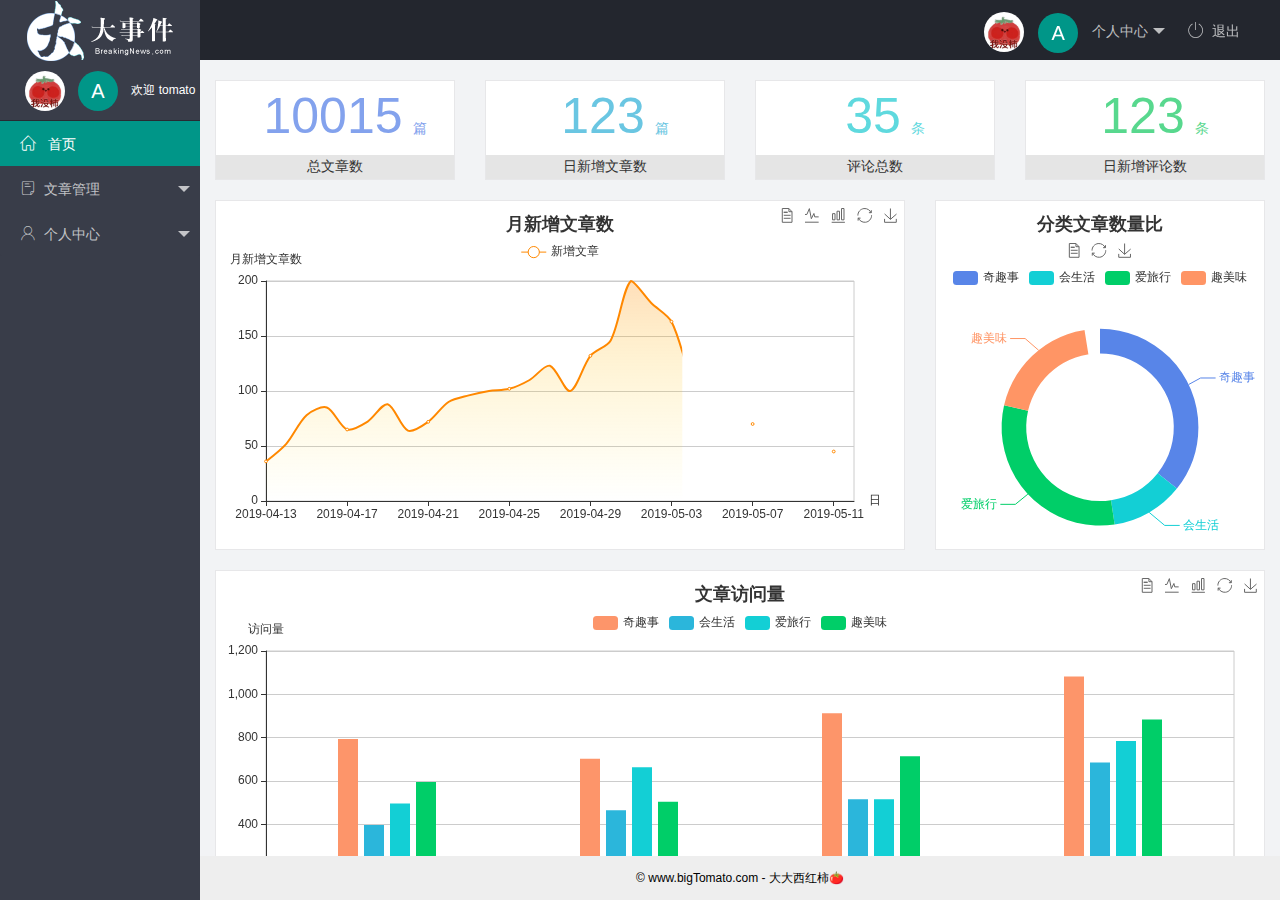
<file: index.html>
<!DOCTYPE html>
<html lang="en">

<head>
  <meta charset="UTF-8">
  <meta http-equiv="X-UA-Compatible" content="IE=edge">
  <meta name="viewport" content="width=device-width, initial-scale=1.0">
  <title>Document</title>
  <!-- 导入 layui 的样式表 -->
  <link rel="stylesheet" href="/assets/lib/layui/css/layui.css" />
  <!-- 导入第三方图标库 -->
  <link rel="stylesheet" href="/assets/fonts/iconfont.css" />
  <!-- 导入自己的样式表 -->
  <link rel="stylesheet" href="/assets/css/index.css" />
</head>

<body>
  <div class="layui-layout layui-layout-admin">
    <div class="layui-header">
      <div class="layui-logo layui-hide-xs layui-bg-black">
        <img src="/assets/images/logo.png" alt="">
      </div>
      <!-- 头部区域（可配合layui 已有的水平导航） -->

      <ul class="layui-nav layui-layout-right">
        <li class="layui-nav-item">
          <a href="javascript:;">
            <img src="/assets/images/tomato.jpg" class="layui-nav-img">
            <span class="text-avatar">A</span>
            个人中心
          </a>
          <dl class="layui-nav-child">
            <dd><a href="user/u_info.html" target="fm">基本资料</a></dd>
            <dd><a href="user/u_avater.html" target="fm">更换头像</a></dd>
            <dd><a href="user/u_pwd.html" target="fm">重置密码</a></dd>
          </dl>
        </li>
        <li class="layui-nav-item">
          <a href="javascript:;" id="btnLogout">
            <i class="iconfont icon-tuichu"></i>退出
          </a>
        </li>
      </ul>
    </div>

    <div class="layui-side layui-bg-black">
      <div class="layui-side-scroll">
        <div class="userinfo">
          <img src="/assets/images/tomato.jpg" class="layui-nav-img" />
          <span class="text-avatar">A</span>
          <span id="welcome">欢迎 tomato</span>
        </div>
        <!-- 左侧导航区域（可配合layui已有的垂直导航） -->
        <ul class="layui-nav layui-nav-tree" lay-shrink="all">

          <li class="layui-nav-item layui-this">
            <a class="" href="/home/dashboard.html" target="fm"><i class="iconfont icon-home"></i> 首页</a>
          </li>>
          <li class="layui-nav-item">
            <a class="" href="javascript:;"><i class="iconfont icon-16"></i>文章管理</a>
            <dl class="layui-nav-child">
              <dd><a href="/article/art_cate.html" target="fm"><i class="layui-icon layui-icon-app"></i>文章类别</a></dd>
              <dd><a href="/article/art_list.html" target="fm"><i class="layui-icon layui-icon-app"></i>文章列表</a></dd>
              <dd><a href="/article/art_pub.html" target="fm"><i class="layui-icon layui-icon-app"></i>发布文章</a></dd>

            </dl>
          </li>
          <li class="layui-nav-item">
            <a class="" href="javascript:;"><i class="iconfont icon-user"></i>个人中心</a>
            <dl class="layui-nav-child">
              <dd><a href="user/u_info.html" target="fm"><i class="layui-icon layui-icon-app"></i>基本资料</a></dd>
              <dd><a href="user/u_avater.html" target="fm"><i class="layui-icon layui-icon-app"></i>更换头像</a></dd>
              <dd><a href="user/u_pwd.html" target="fm"><i class="layui-icon layui-icon-app"></i>重置密码</a></dd>

            </dl>
          </li>

        </ul>
      </div>
    </div>

    <div class="layui-body">
      <!-- 内容主体区域 -->
      <iframe src="/home/dashboard.html" name="fm" frameborder="0"></iframe>
    </div>

    <div class="layui-footer">
      <!-- 底部固定区域 -->
      © www.bigTomato.com - 大大西红柿🍅
    </div>
  </div>
  <script src="/assets/lib/layui/layui.all.js"></script>
  <script src="/assets/lib/jquery.js"></script>
  <script src="/assets/js/baseAPI.js"></script>
  <script src="/assets/js/index.js"></script>
</body>

</html>
</file>
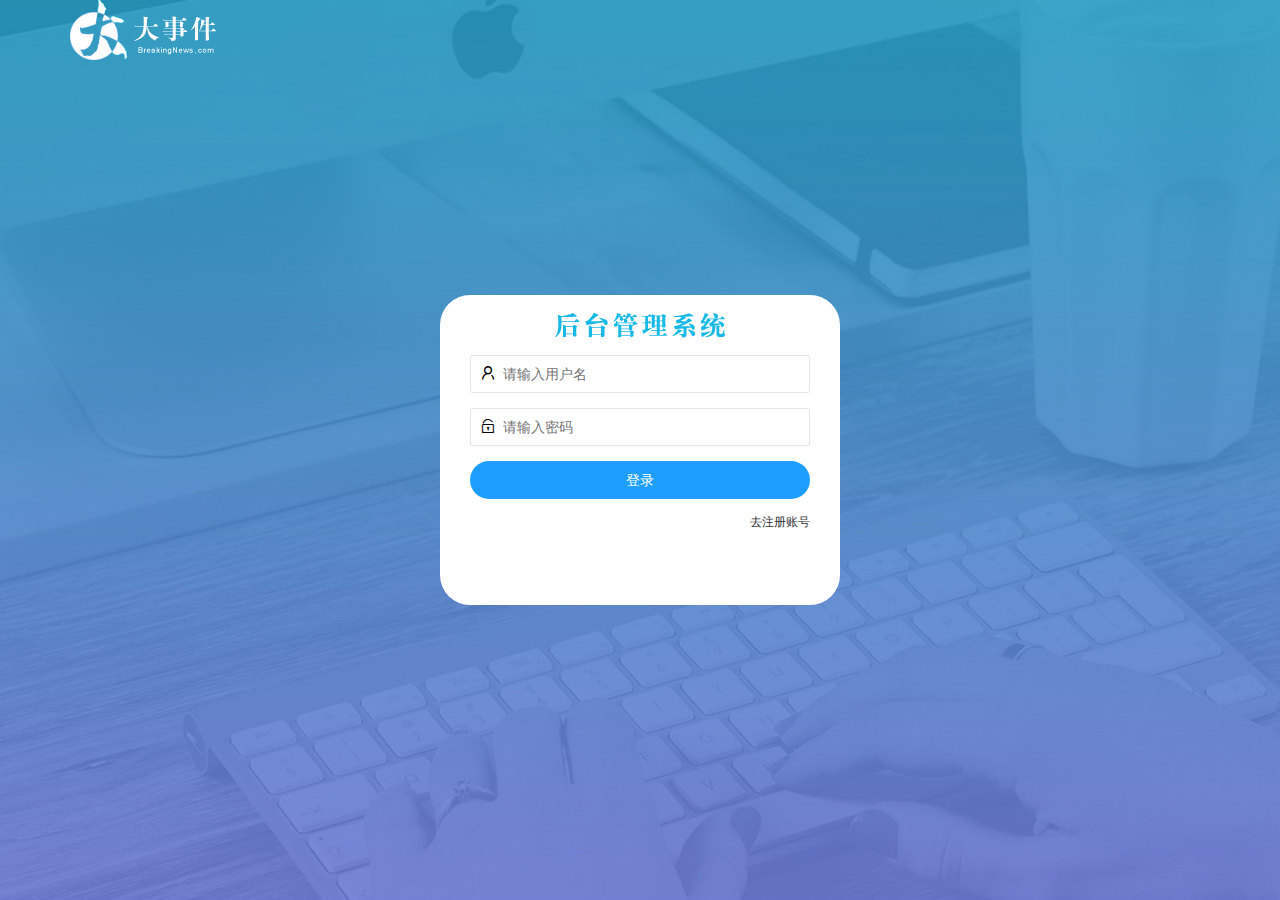
<file: login.html>
<!DOCTYPE html>
<html lang="en">

<head>
  <meta charset="UTF-8">
  <meta http-equiv="X-UA-Compatible" content="IE=edge">
  <meta name="viewport" content="width=device-width, initial-scale=1.0">
  <title>Document</title>
  <!-- 导入 LayUI 的样式 -->
  <link rel="stylesheet" href="/assets/lib/layui/css/layui.css" />
  <!-- 导入自己的样式表 -->
  <link rel="stylesheet" href="/assets/css/login.css" />
</head>

<body>
  <!-- 头部的 Logo 区域 -->
  <div class="layui-main">
    <img src="/assets/images/logo.png" alt="" />
  </div>

  <!-- 登录注册区域 -->
  <div class="loginAndRegBox">
    <div class="title-box"></div>
    <!-- 登录的div -->
    <div class="login-box">
      <!-- 登录的表单 -->
      <form class="layui-form" id="form_login">
        <!-- 用户名 -->
        <div class="layui-form-item">
          <i class="layui-icon layui-icon-username"></i>
          <input type="text" name="username" required lay-verify="required" placeholder="请输入用户名" autocomplete="off"
            class="layui-input" />
        </div>
        <!-- 密码 -->
        <div class="layui-form-item">
          <i class="layui-icon layui-icon-password"></i>
          <input type="password" name="password" required lay-verify="required|pwd" placeholder="请输入密码"
            autocomplete="off" class="layui-input" />
        </div>
        <!-- 登录按钮 -->
        <div class="layui-form-item">
          <!-- 注意：表单提交按钮和普通按钮的区别，就是 lay-submit 属性 -->
          <button class="layui-btn layui-btn-fluid layui-btn-radius layui-btn-normal" lay-submit>登录</button>
        </div>
        <div class="layui-form-item links">
          <a href="javascript:;" id="link_reg">去注册账号</a>
        </div>
      </form>
    </div>
    <!-- 注册的div -->
    <div class="reg-box">
      <!-- 注册的表单 -->
      <form class="layui-form" id="form_reg">
        <!-- 用户名 -->
        <div class="layui-form-item">
          <i class="layui-icon layui-icon-username"></i>
          <input type="text" name="username" required lay-verify="required" placeholder="请输入用户名" autocomplete="off"
            class="layui-input" />
        </div>
        <!-- 密码 -->
        <div class="layui-form-item">
          <i class="layui-icon layui-icon-password"></i>
          <input type="password" name="password" required lay-verify="required|pwd" placeholder="请输入密码"
            autocomplete="off" class="layui-input" />
        </div>
        <!-- 密码确认框 -->
        <div class="layui-form-item">
          <i class="layui-icon layui-icon-password"></i>
          <input type="password" name="repassword" required lay-verify="required|pwd|repwd" placeholder="再次确认密码"
            autocomplete="off" class="layui-input" />
        </div>
        <!-- 注册按钮 -->
        <div class="layui-form-item">
          <!-- 注意：表单提交按钮和普通按钮的区别，就是 lay-submit 属性 -->
          <button class="layui-btn layui-btn-fluid layui-btn-radius layui-btn-normal" lay-submit>注册</button>
        </div>
        <div class="layui-form-item links">
          <a href="javascript:;" id="link_login">去登录</a>
        </div>
      </form>
    </div>
  </div>

  <!-- 导入 Layui 的JS文件 -->
  <script src="/assets/lib/layui/layui.all.js"></script>
  <!-- 导入 JQuery -->
  <script src="/assets/lib/jquery.js"></script>
  <!-- 导入自己封装的 baseAPI.js -->
  <script src="/assets/js/baseAPI.js"></script>
  <!-- 导入自己的 JavaScript 脚本 -->
  <script src="/assets/js/login.js"></script>
</body>

</html>
</file>
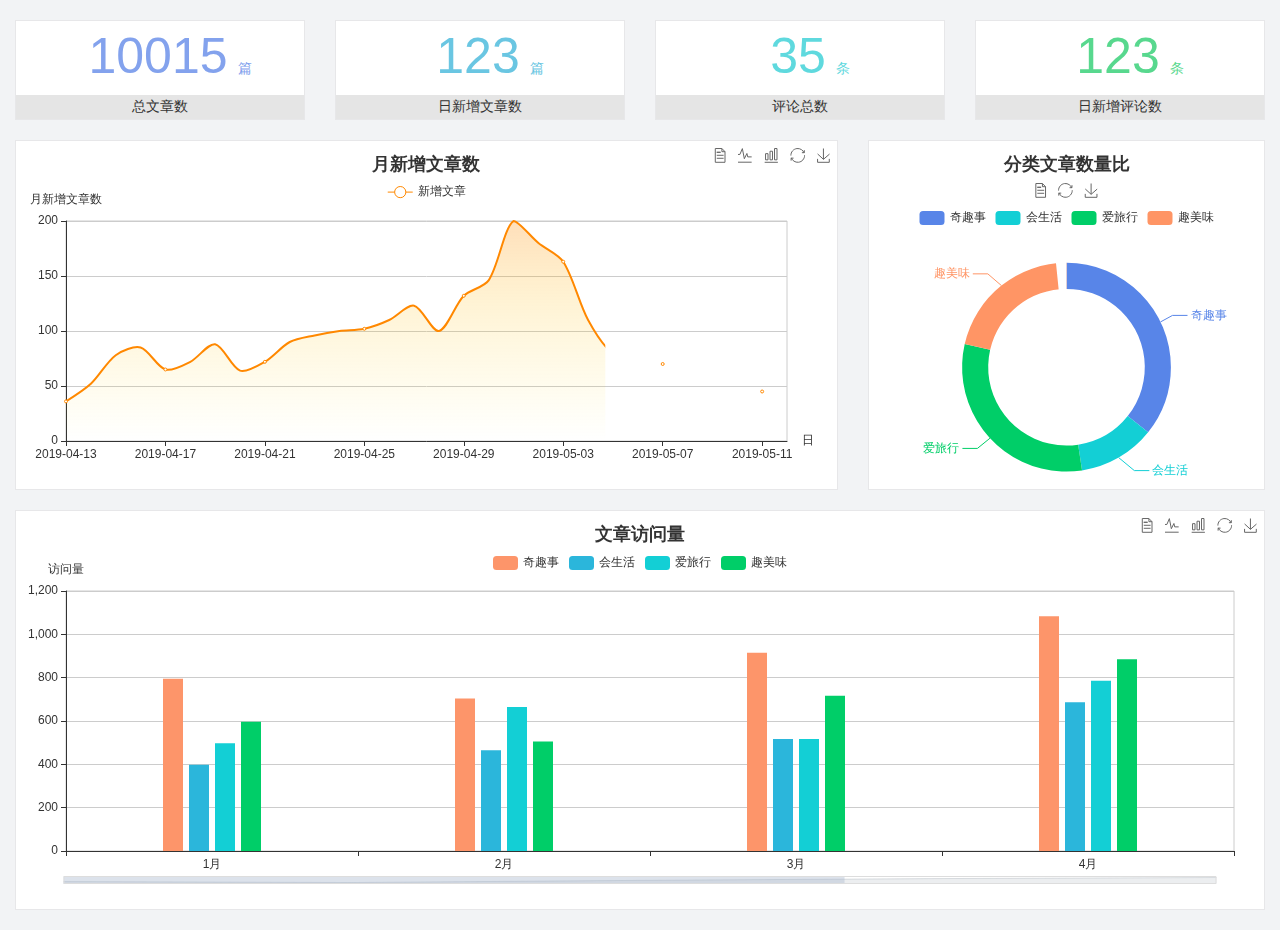
<file: home/dashboard.html>
<!DOCTYPE html>
<html lang="en">

<head>
  <meta charset="UTF-8">
  <meta name="viewport" content="width=device-width, initial-scale=1.0">
  <meta http-equiv="X-UA-Compatible" content="ie=edge">
  <title>图表统计</title>
  <link rel="stylesheet" href="../../assets/lib/bootstrap.css" />
  <link rel="stylesheet" href="../../assets/lib/main.css" />
  <script src="../../assets/lib/jquery.js"></script>
  <script type="text/javascript" src="../../assets/lib/echarts.min.js"></script>
</head>

<body>
  <div class="container-fluid">
    <div class="row spannel_list">
      <div class="col-sm-3 col-xs-6">
        <div class="spannel">
          <em>10015</em><span>篇</span>
          <b>总文章数</b>
        </div>
      </div>
      <div class="col-sm-3 col-xs-6">
        <div class="spannel scolor01">
          <em>123</em><span>篇</span>
          <b>日新增文章数</b>
        </div>
      </div>
      <div class="col-sm-3 col-xs-6">
        <div class="spannel scolor02">
          <em>35</em><span>条</span>
          <b>评论总数</b>
        </div>
      </div>
      <div class="col-sm-3 col-xs-6">
        <div class="spannel scolor03">
          <em>123</em><span>条</span>
          <b>日新增评论数</b>
        </div>
      </div>
    </div>
  </div>

  <div class="container-fluid">
    <div class="row curve-pie">
      <div class="col-lg-8 col-md-8">
        <div class="gragh_pannel" id="curve_show"></div>
      </div>
      <div class="col-lg-4 col-md-4">
        <div class="gragh_pannel" id="pie_show"></div>
      </div>
    </div>
  </div>

  <div class="container-fluid">
    <div class="column_pannel" id="column_show"></div>
  </div>

  <script>
    var oChart = echarts.init(document.getElementById('curve_show'));
    var aList_all = [
      { 'count': 36, 'date': '2019-04-13' },
      { 'count': 52, 'date': '2019-04-14' },
      { 'count': 78, 'date': '2019-04-15' },
      { 'count': 85, 'date': '2019-04-16' },
      { 'count': 65, 'date': '2019-04-17' },
      { 'count': 72, 'date': '2019-04-18' },
      { 'count': 88, 'date': '2019-04-19' },
      { 'count': 64, 'date': '2019-04-20' },
      { 'count': 72, 'date': '2019-04-21' },
      { 'count': 90, 'date': '2019-04-22' },
      { 'count': 96, 'date': '2019-04-23' },
      { 'count': 100, 'date': '2019-04-24' },
      { 'count': 102, 'date': '2019-04-25' },
      { 'count': 110, 'date': '2019-04-26' },
      { 'count': 123, 'date': '2019-04-27' },
      { 'count': 100, 'date': '2019-04-28' },
      { 'count': 132, 'date': '2019-04-29' },
      { 'count': 146, 'date': '2019-04-30' },
      { 'count': 200, 'date': '2019-05-01' },
      { 'count': 180, 'date': '2019-05-02' },
      { 'count': 163, 'date': '2019-05-03' },
      { 'count': 110, 'date': '2019-05-04' },
      { 'count': 80, 'date': '2019-05-05' },
      { 'count': 82, 'date': '2019-05-06' },
      { 'count': 70, 'date': '2019-05-07' },
      { 'count': 65, 'date': '2019-05-08' },
      { 'count': 54, 'date': '2019-05-09' },
      { 'count': 40, 'date': '2019-05-10' },
      { 'count': 45, 'date': '2019-05-11' },
      { 'count': 38, 'date': '2019-05-12' },
    ];

    let aCount = [];
    let aDate = [];

    for (var i = 0; i < aList_all.length; i++) {
      aCount.push(aList_all[i].count);
      aDate.push(aList_all[i].date);
    }

    var chartopt = {
      title: {
        text: '月新增文章数',
        left: 'center',
        top: '10'
      },
      tooltip: {
        trigger: 'axis'
      },
      legend: {
        data: ['新增文章'],
        top: '40'
      },
      toolbox: {
        show: true,
        feature: {
          mark: { show: true },
          dataView: { show: true, readOnly: false },
          magicType: { show: true, type: ['line', 'bar'] },
          restore: { show: true },
          saveAsImage: { show: true }
        }
      },
      calculable: true,
      xAxis: [
        {
          name: '日',
          type: 'category',
          boundaryGap: false,
          data: aDate
        }
      ],
      yAxis: [
        {
          name: '月新增文章数',
          type: 'value'
        }
      ],
      series: [
        {
          name: '新增文章',
          type: 'line',
          smooth: true,
          itemStyle: { normal: { areaStyle: { type: 'default' }, color: '#f80' }, lineStyle: { color: '#f80' } },
          data: aCount
        }],
      areaStyle: {
        normal: {
          color: new echarts.graphic.LinearGradient(0, 0, 0, 1, [{
            offset: 0,
            color: 'rgba(255,136,0,0.39)'
          }, {
            offset: .34,
            color: 'rgba(255,180,0,0.25)'
          }, {
            offset: 1,
            color: 'rgba(255,222,0,0.00)'
          }])

        }
      },
      grid: {
        show: true,
        x: 50,
        x2: 50,
        y: 80,
        height: 220
      }
    };

    oChart.setOption(chartopt);


    var oPie = echarts.init(document.getElementById('pie_show'));
    var oPieopt =
    {
      title: {
        top: 10,
        text: '分类文章数量比',
        x: 'center'
      },
      tooltip: {
        trigger: 'item',
        formatter: "{a} <br/>{b} : {c} ({d}%)"
      },
      color: ['#5885e8', '#13cfd5', '#00ce68', '#ff9565'],
      legend: {
        x: 'center',
        top: 65,
        data: ['奇趣事', '会生活', '爱旅行', '趣美味']
      },
      toolbox: {
        show: true,
        x: 'center',
        top: 35,
        feature: {
          mark: { show: true },
          dataView: { show: true, readOnly: false },
          magicType: {
            show: true,
            type: ['pie', 'funnel'],
            option: {
              funnel: {
                x: '25%',
                width: '50%',
                funnelAlign: 'left',
                max: 1548
              }
            }
          },
          restore: { show: true },
          saveAsImage: { show: true }
        }
      },
      calculable: true,
      series: [
        {
          name: '访问来源',
          type: 'pie',
          radius: ['45%', '60%'],
          center: ['50%', '65%'],
          data: [
            { value: 300, name: '奇趣事' },
            { value: 100, name: '会生活' },
            { value: 260, name: '爱旅行' },
            { value: 180, name: '趣美味' }
          ]
        }
      ]
    };
    oPie.setOption(oPieopt);



    var oColumn = this.echarts.init(document.getElementById('column_show'));
    var oColumnopt =
    {
      title: {
        text: '文章访问量',
        left: 'center',
        top: '10'
      },
      tooltip: {
        trigger: 'axis'
      },
      legend: {
        data: ['奇趣事', '会生活', '爱旅行', '趣美味'],
        top: '40'
      },
      toolbox: {
        show: true,
        feature: {
          mark: { show: true },
          dataView: { show: true, readOnly: false },
          magicType: { show: true, type: ['line', 'bar'] },
          restore: { show: true },
          saveAsImage: { show: true }
        }
      },
      calculable: true,
      xAxis: [
        {
          type: 'category',
          data: ['1月', '2月', '3月', '4月', '5月']
        }
      ],
      yAxis: [
        {
          name: '访问量',
          type: 'value'
        }
      ],
      series: [
        {
          name: '奇趣事',
          type: 'bar',
          barWidth: 20,
          itemStyle: {
            normal: { areaStyle: { type: 'default' }, color: '#fd956a' }
          },
          data: [800, 708, 920, 1090, 1200]
        },
        {
          name: '会生活',
          type: 'bar',
          barWidth: 20,
          itemStyle: {
            normal: { areaStyle: { type: 'default' }, color: '#2bb6db' }
          },
          data: [400, 468, 520, 690, 800]
        },
        {
          name: '爱旅行',
          type: 'bar',
          barWidth: 20,
          itemStyle: {
            normal: { areaStyle: { type: 'default' }, color: '#13cfd5' }
          },
          data: [500, 668, 520, 790, 900]
        },
        {
          name: '趣美味',
          type: 'bar',
          barWidth: 20,
          itemStyle: {
            normal: { areaStyle: { type: 'default' }, color: '#00ce68' }
          },
          data: [600, 508, 720, 890, 1000]
        }
      ],
      grid: {
        show: true,
        x: 50,
        x2: 30,
        y: 80,
        height: 260
      },
      dataZoom: [//给x轴设置滚动条
        {
          start: 0,//默认为0
          end: 100 - 1000 / 31,//默认为100
          type: 'slider',
          show: true,
          xAxisIndex: [0],
          handleSize: 0,//滑动条的 左右2个滑动条的大小
          height: 8,//组件高度
          left: 45, //左边的距离
          right: 50,//右边的距离
          bottom: 26,//右边的距离
          handleColor: '#ddd',//h滑动图标的颜色
          handleStyle: {
            borderColor: "#cacaca",
            borderWidth: "1",
            shadowBlur: 2,
            background: "#ddd",
            shadowColor: "#ddd",
          }
        }]
    };
    oColumn.setOption(oColumnopt);
  </script>
</body>

</html>
</file>
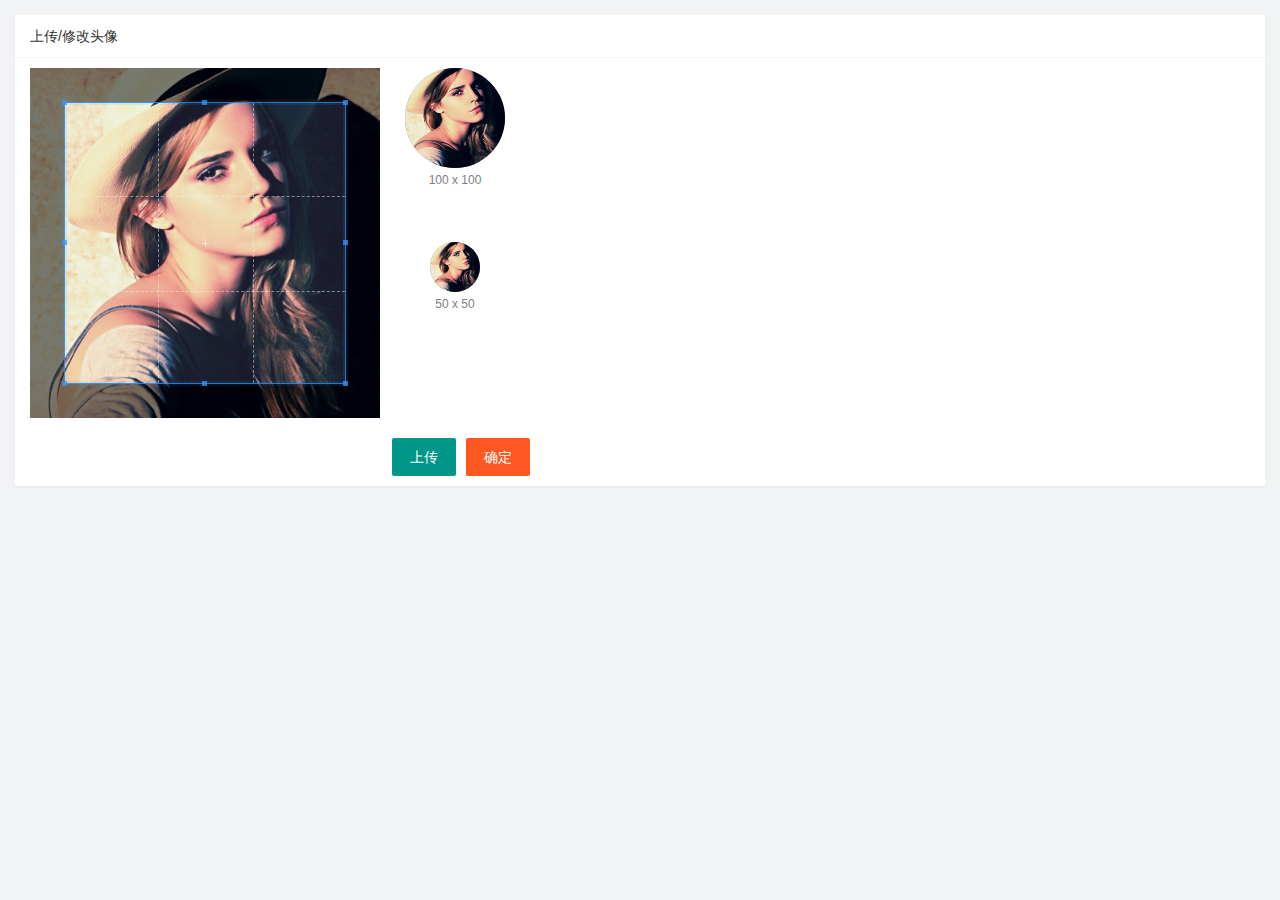
<file: user/u_avater.html>
<!DOCTYPE html>
<html lang="en">

<head>
  <meta charset="UTF-8">
  <meta http-equiv="X-UA-Compatible" content="IE=edge">
  <meta name="viewport" content="width=device-width, initial-scale=1.0">
  <title>Document</title>
  <link rel="stylesheet" href="/assets/lib/layui/css/layui.css" />
  <link rel="stylesheet" href="/assets/lib/cropper/cropper.css" />
  <link rel="stylesheet" href="/assets/css/user/u_avater.css" />
</head>

<body>
  <div class="layui-card">
    <div class="layui-card-header">上传/修改头像</div>
    <div class="layui-card-body">
      <!-- 第一行的图片裁剪和预览区域 -->
      <div class="row1">
        <!-- 图片裁剪区域 -->
        <div class="cropper-box">
          <!-- 这个 img 标签很重要，将来会把它初始化为裁剪区域 -->
          <img id="image" src="/assets/images/sample.jpg" />
        </div>
        <!-- 图片的预览区域 -->
        <div class="preview-box">
          <div>
            <!-- 宽高为 100px 的预览区域 -->
            <div class="img-preview w100"></div>
            <p class="size">100 x 100</p>
          </div>
          <div>
            <!-- 宽高为 50px 的预览区域 -->
            <div class="img-preview w50"></div>
            <p class="size">50 x 50</p>
          </div>
        </div>
      </div>

      <div class="row2">
        <input type="file" name="file" id="file" style="display: none;" accept="image/png,image/jpeg">
        <button type="button" class="layui-btn" id="upload">上传</button>
        <button type="button" class="layui-btn layui-btn-danger" id="btnUpload">确定</button>
      </div>

    </div>
  </div>

  <script src="/assets/lib/layui/layui.all.js"></script>
  <script src="/assets/lib/jquery.js"></script>
  <script src="/assets/lib/cropper/Cropper.js"></script>
  <script src="/assets/lib/cropper/jquery-cropper.js"></script>
  <script src="/assets/js/baseAPI.js"></script>
  <script src="/assets/js/user/u_avater.js"></script>
</body>

</html>
</file>
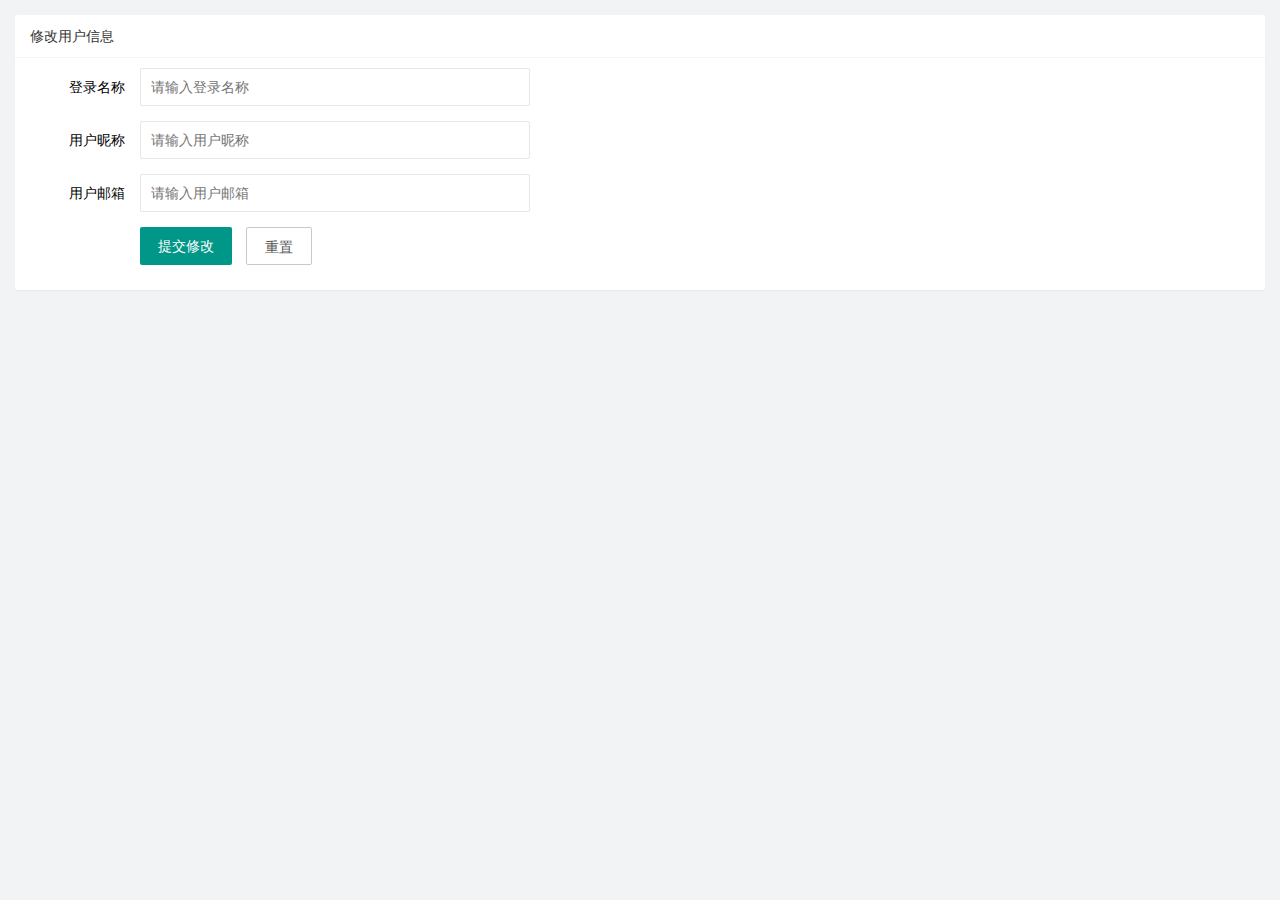
<file: user/u_info.html>
<!DOCTYPE html>
<html lang="en">

<head>
  <meta charset="UTF-8">
  <meta http-equiv="X-UA-Compatible" content="IE=edge">
  <meta name="viewport" content="width=device-width, initial-scale=1.0">
  <title>Document</title>

  <!-- 导入 layui 的样式 -->
  <link rel="stylesheet" href="/assets/lib/layui/css/layui.css" />
  <!-- 导入自己的样式 -->
  <link rel="stylesheet" href="/assets/css/user/u_info.css" />
</head>

<body>

  <!-- 卡片区域 -->
  <div class="layui-card">
    <div class="layui-card-header">修改用户信息</div>
    <div class="layui-card-body">
      <!-- form 表单区域 -->
      <form class="layui-form" lay-filter="formUserInfo">
        <!-- 这是隐藏域 -->
        <input type="hidden" name="id" value="" />

        <div class="layui-form-item">
          <label class="layui-form-label">登录名称</label>
          <div class="layui-input-block">
            <input type="text" name="username" required lay-verify="required" placeholder="请输入登录名称" autocomplete="off"
              class="layui-input" readonly />
          </div>
        </div>

        <div class="layui-form-item">
          <label class="layui-form-label">用户昵称</label>
          <div class="layui-input-block">
            <input type="text" name="nickname" required lay-verify="required|nickname" placeholder="请输入用户昵称"
              autocomplete="off" class="layui-input" />
          </div>
        </div>

        <div class="layui-form-item">
          <label class="layui-form-label">用户邮箱</label>
          <div class="layui-input-block">
            <input type="text" name="email" required lay-verify="required|email" placeholder="请输入用户邮箱"
              autocomplete="off" class="layui-input" />
          </div>
        </div>

        <div class="layui-form-item">
          <div class="layui-input-block">
            <button class="layui-btn" lay-submit lay-filter="formDemo">提交修改</button>
            <button type="reset" class="layui-btn layui-btn-primary" id="btnReset">重置</button>
          </div>
        </div>
      </form>
    </div>
  </div>

  <script src="/assets/lib/layui/layui.all.js"></script>
  <script src="/assets/lib/jquery.js"></script>
  <script src="/assets/js/baseAPI.js"></script>
  <script src="/assets/js/user/u_info.js"></script>
</body>

</html>
</file>
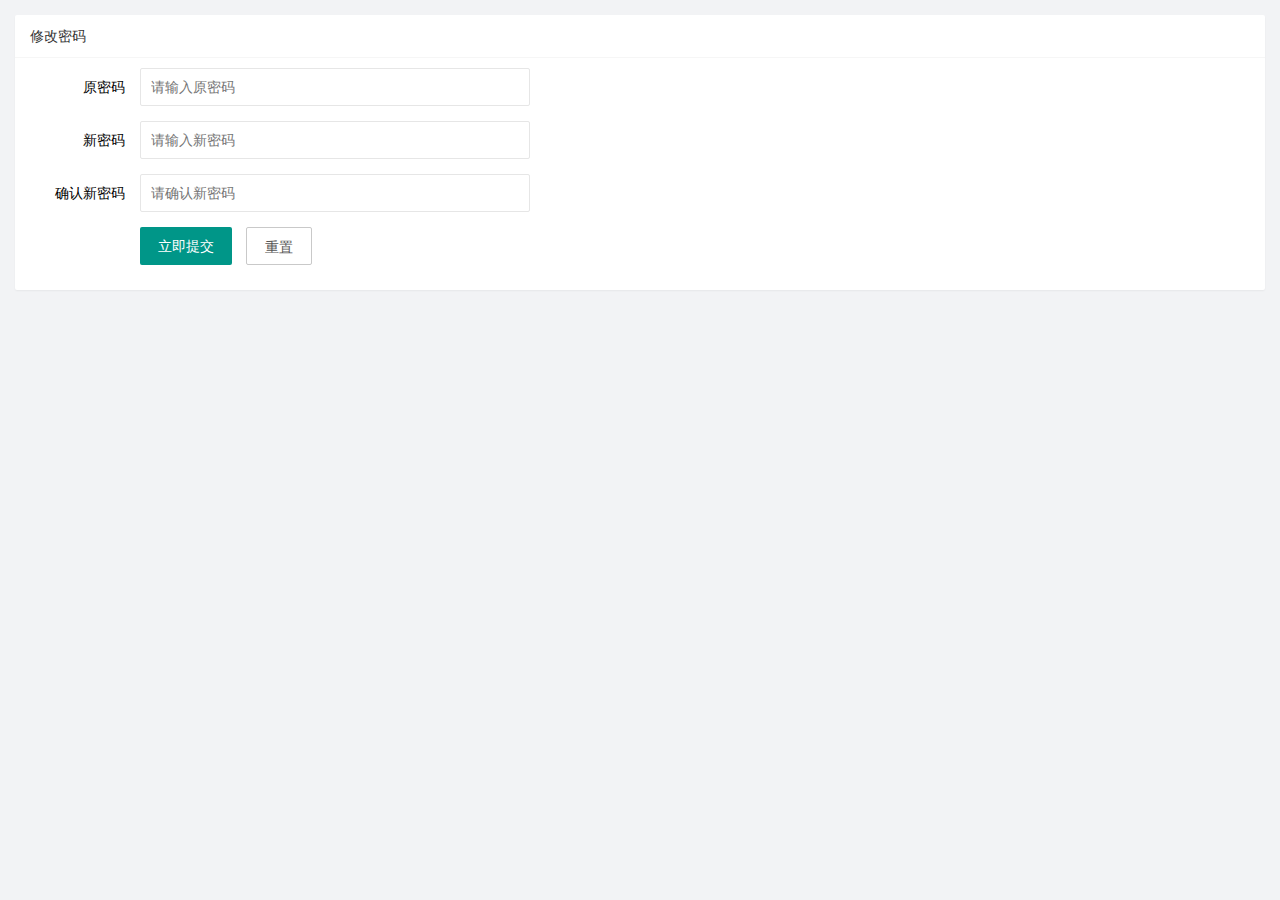
<file: user/u_pwd.html>
<!DOCTYPE html>
<html lang="en">

<head>
  <meta charset="UTF-8">
  <meta http-equiv="X-UA-Compatible" content="IE=edge">
  <meta name="viewport" content="width=device-width, initial-scale=1.0">
  <title>Document</title>
  <link rel="stylesheet" href="/assets/lib/layui/css/layui.css">
  <link rel="stylesheet" href="/assets/css/user/u_pwd.css">
</head>

<body>

  <div class="layui-card">
    <div class="layui-card-header">修改密码</div>
    <div class="layui-card-body">

      <form class="layui-form">
        <!-- 提示：如果你不想用form，你可以换成div等任何一个普通元素 -->
        <div class="layui-form-item">
          <label class="layui-form-label">原密码</label>
          <div class="layui-input-block">
            <input type="password" name="oldPwd" lay-verify="required|oldPwd" placeholder="请输入原密码" autocomplete="off"
              class="layui-input">
          </div>
        </div>
        <div class="layui-form-item">
          <label class="layui-form-label">新密码</label>
          <div class="layui-input-block">
            <input type="password" name="newPwd" lay-verify="required|newPwd|samePwd" required placeholder="请输入新密码"
              autocomplete="off" class="layui-input">
          </div>
        </div>
        <div class="layui-form-item">
          <label class="layui-form-label">确认新密码</label>
          <div class="layui-input-block">
            <input type="password" name="rePwd" lay-verify="required|rePwd" placeholder="请确认新密码" autocomplete="off"
              class="layui-input">
          </div>
        </div>

        <div class="layui-form-item">
          <div class="layui-input-block">
            <button class="layui-btn" lay-submit lay-filter="*">立即提交</button>
            <button type="reset" id="btnReset" class="layui-btn layui-btn-primary">重置</button>
          </div>
        </div>
      </form>
    </div>
  </div>
</body>
<script src="/assets/lib/layui/layui.all.js"></script>
<script src="/assets/lib/jquery.js"></script>
<script src="/assets/js/baseAPI.js"></script>
<script src="/assets/js/user/u_pwd.js"></script>

</html>
</file>
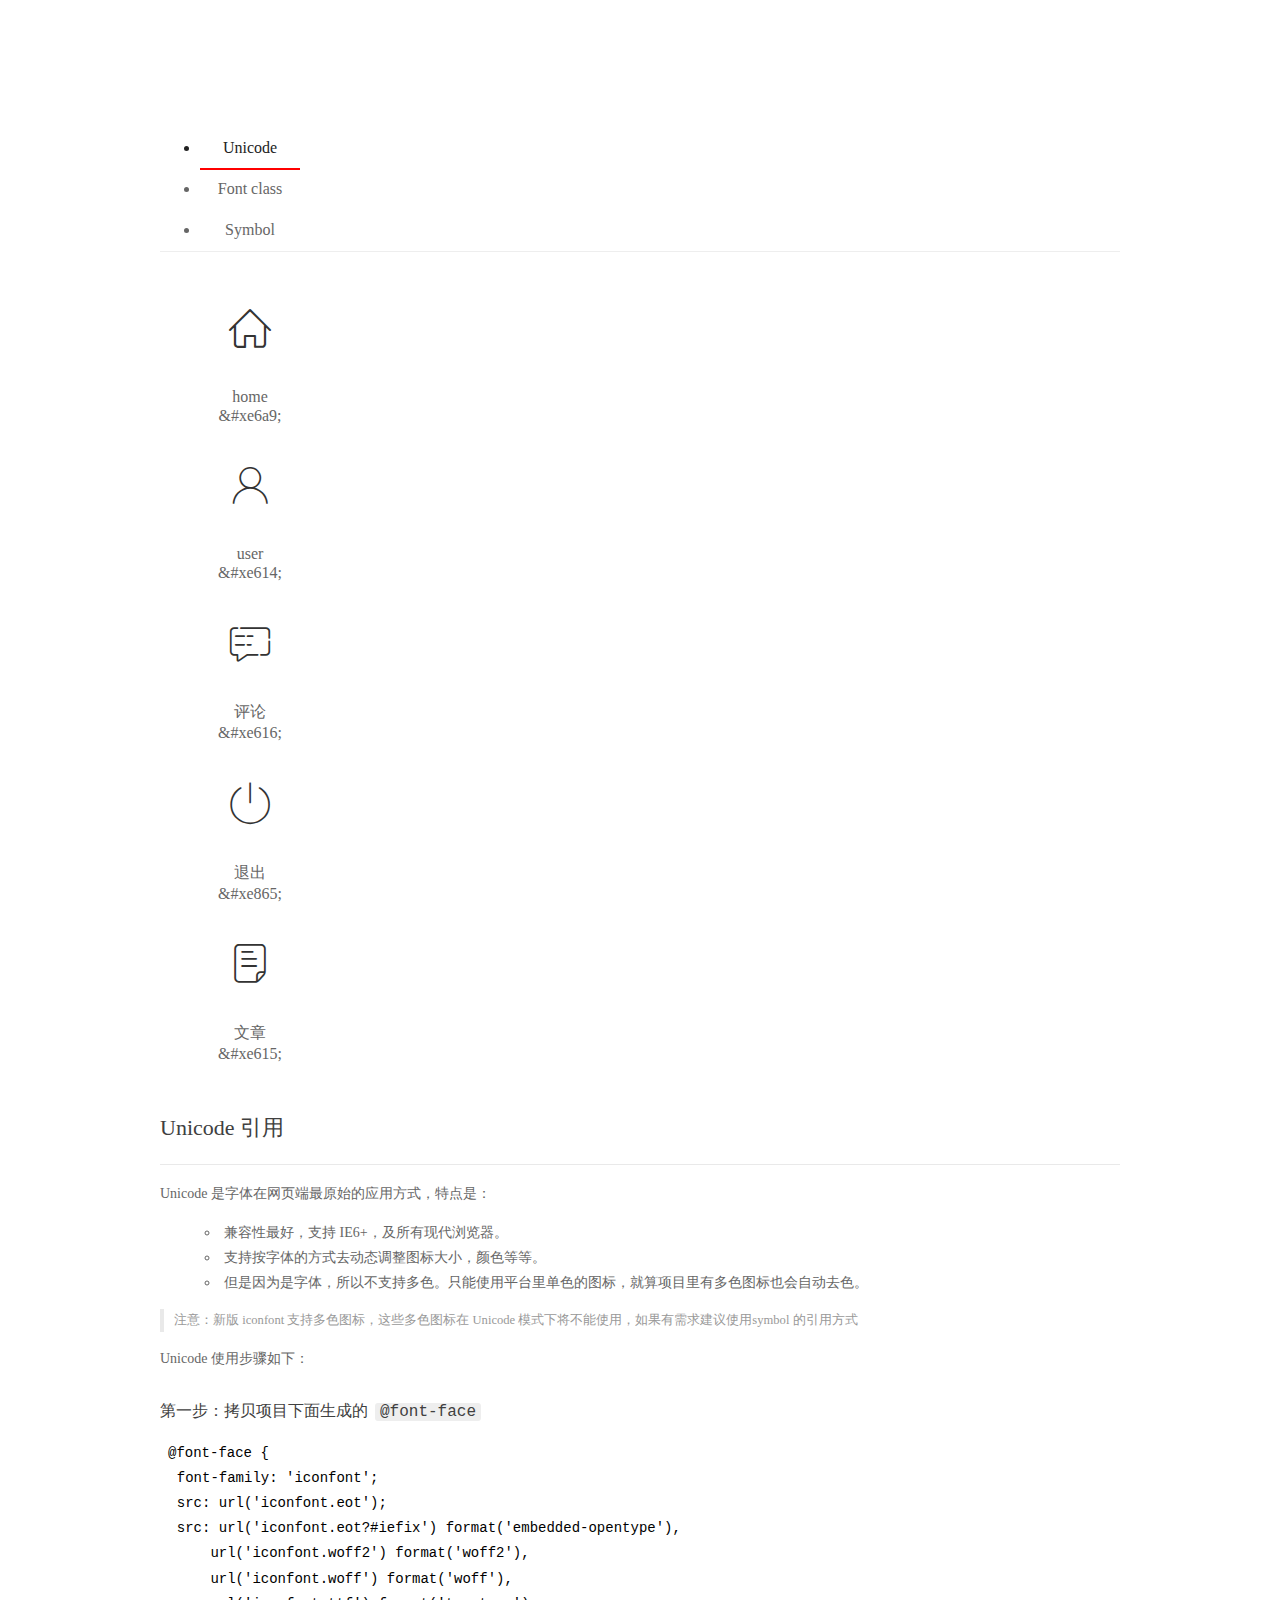
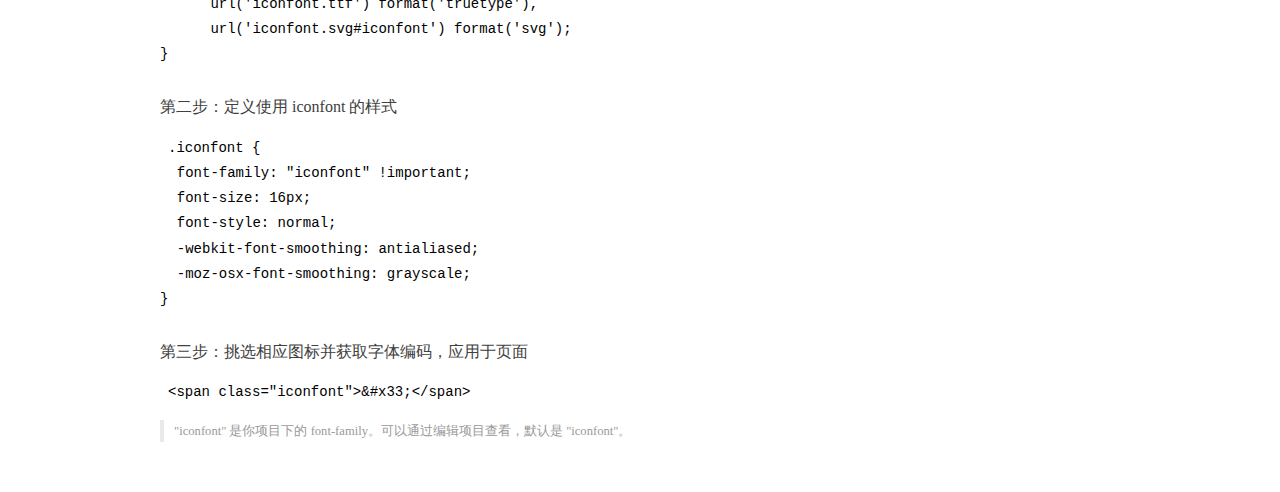
<file: assets/fonts/demo_index.html>
<!DOCTYPE html>
<html>
<head>
  <meta charset="utf-8"/>
  <title>IconFont Demo</title>
  <link rel="shortcut icon" href="https://gtms04.alicdn.com/tps/i4/TB1_oz6GVXXXXaFXpXXJDFnIXXX-64-64.ico" type="image/x-icon"/>
  <link rel="stylesheet" href="https://g.alicdn.com/thx/cube/1.3.2/cube.min.css">
  <link rel="stylesheet" href="demo.css">
  <link rel="stylesheet" href="iconfont.css">
  <script src="iconfont.js"></script>
  <!-- jQuery -->
  <script src="https://a1.alicdn.com/oss/uploads/2018/12/26/7bfddb60-08e8-11e9-9b04-53e73bb6408b.js"></script>
  <!-- 代码高亮 -->
  <script src="https://a1.alicdn.com/oss/uploads/2018/12/26/a3f714d0-08e6-11e9-8a15-ebf944d7534c.js"></script>
</head>
<body>
  <div class="main">
    <h1 class="logo"><a href="https://www.iconfont.cn/" title="iconfont 首页" target="_blank">&#xe86b;</a></h1>
    <div class="nav-tabs">
      <ul id="tabs" class="dib-box">
        <li class="dib active"><span>Unicode</span></li>
        <li class="dib"><span>Font class</span></li>
        <li class="dib"><span>Symbol</span></li>
      </ul>
      
    </div>
    <div class="tab-container">
      <div class="content unicode" style="display: block;">
          <ul class="icon_lists dib-box">
          
            <li class="dib">
              <span class="icon iconfont">&#xe6a9;</span>
                <div class="name">home</div>
                <div class="code-name">&amp;#xe6a9;</div>
              </li>
          
            <li class="dib">
              <span class="icon iconfont">&#xe614;</span>
                <div class="name">user</div>
                <div class="code-name">&amp;#xe614;</div>
              </li>
          
            <li class="dib">
              <span class="icon iconfont">&#xe616;</span>
                <div class="name">评论</div>
                <div class="code-name">&amp;#xe616;</div>
              </li>
          
            <li class="dib">
              <span class="icon iconfont">&#xe865;</span>
                <div class="name">退出</div>
                <div class="code-name">&amp;#xe865;</div>
              </li>
          
            <li class="dib">
              <span class="icon iconfont">&#xe615;</span>
                <div class="name">文章</div>
                <div class="code-name">&amp;#xe615;</div>
              </li>
          
          </ul>
          <div class="article markdown">
          <h2 id="unicode-">Unicode 引用</h2>
          <hr>

          <p>Unicode 是字体在网页端最原始的应用方式，特点是：</p>
          <ul>
            <li>兼容性最好，支持 IE6+，及所有现代浏览器。</li>
            <li>支持按字体的方式去动态调整图标大小，颜色等等。</li>
            <li>但是因为是字体，所以不支持多色。只能使用平台里单色的图标，就算项目里有多色图标也会自动去色。</li>
          </ul>
          <blockquote>
            <p>注意：新版 iconfont 支持多色图标，这些多色图标在 Unicode 模式下将不能使用，如果有需求建议使用symbol 的引用方式</p>
          </blockquote>
          <p>Unicode 使用步骤如下：</p>
          <h3 id="-font-face">第一步：拷贝项目下面生成的 <code>@font-face</code></h3>
<pre><code class="language-css"
>@font-face {
  font-family: 'iconfont';
  src: url('iconfont.eot');
  src: url('iconfont.eot?#iefix') format('embedded-opentype'),
      url('iconfont.woff2') format('woff2'),
      url('iconfont.woff') format('woff'),
      url('iconfont.ttf') format('truetype'),
      url('iconfont.svg#iconfont') format('svg');
}
</code></pre>
          <h3 id="-iconfont-">第二步：定义使用 iconfont 的样式</h3>
<pre><code class="language-css"
>.iconfont {
  font-family: "iconfont" !important;
  font-size: 16px;
  font-style: normal;
  -webkit-font-smoothing: antialiased;
  -moz-osx-font-smoothing: grayscale;
}
</code></pre>
          <h3 id="-">第三步：挑选相应图标并获取字体编码，应用于页面</h3>
<pre>
<code class="language-html"
>&lt;span class="iconfont"&gt;&amp;#x33;&lt;/span&gt;
</code></pre>
          <blockquote>
            <p>"iconfont" 是你项目下的 font-family。可以通过编辑项目查看，默认是 "iconfont"。</p>
          </blockquote>
          </div>
      </div>
      <div class="content font-class">
        <ul class="icon_lists dib-box">
          
          <li class="dib">
            <span class="icon iconfont icon-home"></span>
            <div class="name">
              home
            </div>
            <div class="code-name">.icon-home
            </div>
          </li>
          
          <li class="dib">
            <span class="icon iconfont icon-user"></span>
            <div class="name">
              user
            </div>
            <div class="code-name">.icon-user
            </div>
          </li>
          
          <li class="dib">
            <span class="icon iconfont icon-pinglun"></span>
            <div class="name">
              评论
            </div>
            <div class="code-name">.icon-pinglun
            </div>
          </li>
          
          <li class="dib">
            <span class="icon iconfont icon-tuichu"></span>
            <div class="name">
              退出
            </div>
            <div class="code-name">.icon-tuichu
            </div>
          </li>
          
          <li class="dib">
            <span class="icon iconfont icon-16"></span>
            <div class="name">
              文章
            </div>
            <div class="code-name">.icon-16
            </div>
          </li>
          
        </ul>
        <div class="article markdown">
        <h2 id="font-class-">font-class 引用</h2>
        <hr>

        <p>font-class 是 Unicode 使用方式的一种变种，主要是解决 Unicode 书写不直观，语意不明确的问题。</p>
        <p>与 Unicode 使用方式相比，具有如下特点：</p>
        <ul>
          <li>兼容性良好，支持 IE8+，及所有现代浏览器。</li>
          <li>相比于 Unicode 语意明确，书写更直观。可以很容易分辨这个 icon 是什么。</li>
          <li>因为使用 class 来定义图标，所以当要替换图标时，只需要修改 class 里面的 Unicode 引用。</li>
          <li>不过因为本质上还是使用的字体，所以多色图标还是不支持的。</li>
        </ul>
        <p>使用步骤如下：</p>
        <h3 id="-fontclass-">第一步：引入项目下面生成的 fontclass 代码：</h3>
<pre><code class="language-html">&lt;link rel="stylesheet" href="./iconfont.css"&gt;
</code></pre>
        <h3 id="-">第二步：挑选相应图标并获取类名，应用于页面：</h3>
<pre><code class="language-html">&lt;span class="iconfont icon-xxx"&gt;&lt;/span&gt;
</code></pre>
        <blockquote>
          <p>"
            iconfont" 是你项目下的 font-family。可以通过编辑项目查看，默认是 "iconfont"。</p>
        </blockquote>
      </div>
      </div>
      <div class="content symbol">
          <ul class="icon_lists dib-box">
          
            <li class="dib">
                <svg class="icon svg-icon" aria-hidden="true">
                  <use xlink:href="#icon-home"></use>
                </svg>
                <div class="name">home</div>
                <div class="code-name">#icon-home</div>
            </li>
          
            <li class="dib">
                <svg class="icon svg-icon" aria-hidden="true">
                  <use xlink:href="#icon-user"></use>
                </svg>
                <div class="name">user</div>
                <div class="code-name">#icon-user</div>
            </li>
          
            <li class="dib">
                <svg class="icon svg-icon" aria-hidden="true">
                  <use xlink:href="#icon-pinglun"></use>
                </svg>
                <div class="name">评论</div>
                <div class="code-name">#icon-pinglun</div>
            </li>
          
            <li class="dib">
                <svg class="icon svg-icon" aria-hidden="true">
                  <use xlink:href="#icon-tuichu"></use>
                </svg>
                <div class="name">退出</div>
                <div class="code-name">#icon-tuichu</div>
            </li>
          
            <li class="dib">
                <svg class="icon svg-icon" aria-hidden="true">
                  <use xlink:href="#icon-16"></use>
                </svg>
                <div class="name">文章</div>
                <div class="code-name">#icon-16</div>
            </li>
          
          </ul>
          <div class="article markdown">
          <h2 id="symbol-">Symbol 引用</h2>
          <hr>

          <p>这是一种全新的使用方式，应该说这才是未来的主流，也是平台目前推荐的用法。相关介绍可以参考这篇<a href="">文章</a>
            这种用法其实是做了一个 SVG 的集合，与另外两种相比具有如下特点：</p>
          <ul>
            <li>支持多色图标了，不再受单色限制。</li>
            <li>通过一些技巧，支持像字体那样，通过 <code>font-size</code>, <code>color</code> 来调整样式。</li>
            <li>兼容性较差，支持 IE9+，及现代浏览器。</li>
            <li>浏览器渲染 SVG 的性能一般，还不如 png。</li>
          </ul>
          <p>使用步骤如下：</p>
          <h3 id="-symbol-">第一步：引入项目下面生成的 symbol 代码：</h3>
<pre><code class="language-html">&lt;script src="./iconfont.js"&gt;&lt;/script&gt;
</code></pre>
          <h3 id="-css-">第二步：加入通用 CSS 代码（引入一次就行）：</h3>
<pre><code class="language-html">&lt;style&gt;
.icon {
  width: 1em;
  height: 1em;
  vertical-align: -0.15em;
  fill: currentColor;
  overflow: hidden;
}
&lt;/style&gt;
</code></pre>
          <h3 id="-">第三步：挑选相应图标并获取类名，应用于页面：</h3>
<pre><code class="language-html">&lt;svg class="icon" aria-hidden="true"&gt;
  &lt;use xlink:href="#icon-xxx"&gt;&lt;/use&gt;
&lt;/svg&gt;
</code></pre>
          </div>
      </div>

    </div>
  </div>
  <script>
  $(document).ready(function () {
      $('.tab-container .content:first').show()

      $('#tabs li').click(function (e) {
        var tabContent = $('.tab-container .content')
        var index = $(this).index()

        if ($(this).hasClass('active')) {
          return
        } else {
          $('#tabs li').removeClass('active')
          $(this).addClass('active')

          tabContent.hide().eq(index).fadeIn()
        }
      })
    })
  </script>
</body>
</html>
</file>
<file: assets/lib/layui/css/layui.css>
/** layui-v2.5.5 MIT License By https://www.layui.com */
 .layui-inline,img{display:inline-block;vertical-align:middle}h1,h2,h3,h4,h5,h6{font-weight:400}.layui-edge,.layui-header,.layui-inline,.layui-main{position:relative}.layui-body,.layui-edge,.layui-elip{overflow:hidden}.layui-btn,.layui-edge,.layui-inline,img{vertical-align:middle}.layui-btn,.layui-disabled,.layui-icon,.layui-unselect{-moz-user-select:none;-webkit-user-select:none;-ms-user-select:none}.layui-elip,.layui-form-checkbox span,.layui-form-pane .layui-form-label{text-overflow:ellipsis;white-space:nowrap}.layui-breadcrumb,.layui-tree-btnGroup{visibility:hidden}blockquote,body,button,dd,div,dl,dt,form,h1,h2,h3,h4,h5,h6,input,li,ol,p,pre,td,textarea,th,ul{margin:0;padding:0;-webkit-tap-highlight-color:rgba(0,0,0,0)}a:active,a:hover{outline:0}img{border:none}li{list-style:none}table{border-collapse:collapse;border-spacing:0}h4,h5,h6{font-size:100%}button,input,optgroup,option,select,textarea{font-family:inherit;font-size:inherit;font-style:inherit;font-weight:inherit;outline:0}pre{white-space:pre-wrap;white-space:-moz-pre-wrap;white-space:-pre-wrap;white-space:-o-pre-wrap;word-wrap:break-word}body{line-height:24px;font:14px Helvetica Neue,Helvetica,PingFang SC,Tahoma,Arial,sans-serif}hr{height:1px;margin:10px 0;border:0;clear:both}a{color:#333;text-decoration:none}a:hover{color:#777}a cite{font-style:normal;*cursor:pointer}.layui-border-box,.layui-border-box *{box-sizing:border-box}.layui-box,.layui-box *{box-sizing:content-box}.layui-clear{clear:both;*zoom:1}.layui-clear:after{content:'\20';clear:both;*zoom:1;display:block;height:0}.layui-inline{*display:inline;*zoom:1}.layui-edge{display:inline-block;width:0;height:0;border-width:6px;border-style:dashed;border-color:transparent}.layui-edge-top{top:-4px;border-bottom-color:#999;border-bottom-style:solid}.layui-edge-right{border-left-color:#999;border-left-style:solid}.layui-edge-bottom{top:2px;border-top-color:#999;border-top-style:solid}.layui-edge-left{border-right-color:#999;border-right-style:solid}.layui-disabled,.layui-disabled:hover{color:#d2d2d2!important;cursor:not-allowed!important}.layui-circle{border-radius:100%}.layui-show{display:block!important}.layui-hide{display:none!important}@font-face{font-family:layui-icon;src:url(../font/iconfont.eot?v=250);src:url(../font/iconfont.eot?v=250#iefix) format('embedded-opentype'),url(../font/iconfont.woff2?v=250) format('woff2'),url(../font/iconfont.woff?v=250) format('woff'),url(../font/iconfont.ttf?v=250) format('truetype'),url(../font/iconfont.svg?v=250#layui-icon) format('svg')}.layui-icon{font-family:layui-icon!important;font-size:16px;font-style:normal;-webkit-font-smoothing:antialiased;-moz-osx-font-smoothing:grayscale}.layui-icon-reply-fill:before{content:"\e611"}.layui-icon-set-fill:before{content:"\e614"}.layui-icon-menu-fill:before{content:"\e60f"}.layui-icon-search:before{content:"\e615"}.layui-icon-share:before{content:"\e641"}.layui-icon-set-sm:before{content:"\e620"}.layui-icon-engine:before{content:"\e628"}.layui-icon-close:before{content:"\1006"}.layui-icon-close-fill:before{content:"\1007"}.layui-icon-chart-screen:before{content:"\e629"}.layui-icon-star:before{content:"\e600"}.layui-icon-circle-dot:before{content:"\e617"}.layui-icon-chat:before{content:"\e606"}.layui-icon-release:before{content:"\e609"}.layui-icon-list:before{content:"\e60a"}.layui-icon-chart:before{content:"\e62c"}.layui-icon-ok-circle:before{content:"\1005"}.layui-icon-layim-theme:before{content:"\e61b"}.layui-icon-table:before{content:"\e62d"}.layui-icon-right:before{content:"\e602"}.layui-icon-left:before{content:"\e603"}.layui-icon-cart-simple:before{content:"\e698"}.layui-icon-face-cry:before{content:"\e69c"}.layui-icon-face-smile:before{content:"\e6af"}.layui-icon-survey:before{content:"\e6b2"}.layui-icon-tree:before{content:"\e62e"}.layui-icon-upload-circle:before{content:"\e62f"}.layui-icon-add-circle:before{content:"\e61f"}.layui-icon-download-circle:before{content:"\e601"}.layui-icon-templeate-1:before{content:"\e630"}.layui-icon-util:before{content:"\e631"}.layui-icon-face-surprised:before{content:"\e664"}.layui-icon-edit:before{content:"\e642"}.layui-icon-speaker:before{content:"\e645"}.layui-icon-down:before{content:"\e61a"}.layui-icon-file:before{content:"\e621"}.layui-icon-layouts:before{content:"\e632"}.layui-icon-rate-half:before{content:"\e6c9"}.layui-icon-add-circle-fine:before{content:"\e608"}.layui-icon-prev-circle:before{content:"\e633"}.layui-icon-read:before{content:"\e705"}.layui-icon-404:before{content:"\e61c"}.layui-icon-carousel:before{content:"\e634"}.layui-icon-help:before{content:"\e607"}.layui-icon-code-circle:before{content:"\e635"}.layui-icon-water:before{content:"\e636"}.layui-icon-username:before{content:"\e66f"}.layui-icon-find-fill:before{content:"\e670"}.layui-icon-about:before{content:"\e60b"}.layui-icon-location:before{content:"\e715"}.layui-icon-up:before{content:"\e619"}.layui-icon-pause:before{content:"\e651"}.layui-icon-date:before{content:"\e637"}.layui-icon-layim-uploadfile:before{content:"\e61d"}.layui-icon-delete:before{content:"\e640"}.layui-icon-play:before{content:"\e652"}.layui-icon-top:before{content:"\e604"}.layui-icon-friends:before{content:"\e612"}.layui-icon-refresh-3:before{content:"\e9aa"}.layui-icon-ok:before{content:"\e605"}.layui-icon-layer:before{content:"\e638"}.layui-icon-face-smile-fine:before{content:"\e60c"}.layui-icon-dollar:before{content:"\e659"}.layui-icon-group:before{content:"\e613"}.layui-icon-layim-download:before{content:"\e61e"}.layui-icon-picture-fine:before{content:"\e60d"}.layui-icon-link:before{content:"\e64c"}.layui-icon-diamond:before{content:"\e735"}.layui-icon-log:before{content:"\e60e"}.layui-icon-rate-solid:before{content:"\e67a"}.layui-icon-fonts-del:before{content:"\e64f"}.layui-icon-unlink:before{content:"\e64d"}.layui-icon-fonts-clear:before{content:"\e639"}.layui-icon-triangle-r:before{content:"\e623"}.layui-icon-circle:before{content:"\e63f"}.layui-icon-radio:before{content:"\e643"}.layui-icon-align-center:before{content:"\e647"}.layui-icon-align-right:before{content:"\e648"}.layui-icon-align-left:before{content:"\e649"}.layui-icon-loading-1:before{content:"\e63e"}.layui-icon-return:before{content:"\e65c"}.layui-icon-fonts-strong:before{content:"\e62b"}.layui-icon-upload:before{content:"\e67c"}.layui-icon-dialogue:before{content:"\e63a"}.layui-icon-video:before{content:"\e6ed"}.layui-icon-headset:before{content:"\e6fc"}.layui-icon-cellphone-fine:before{content:"\e63b"}.layui-icon-add-1:before{content:"\e654"}.layui-icon-face-smile-b:before{content:"\e650"}.layui-icon-fonts-html:before{content:"\e64b"}.layui-icon-form:before{content:"\e63c"}.layui-icon-cart:before{content:"\e657"}.layui-icon-camera-fill:before{content:"\e65d"}.layui-icon-tabs:before{content:"\e62a"}.layui-icon-fonts-code:before{content:"\e64e"}.layui-icon-fire:before{content:"\e756"}.layui-icon-set:before{content:"\e716"}.layui-icon-fonts-u:before{content:"\e646"}.layui-icon-triangle-d:before{content:"\e625"}.layui-icon-tips:before{content:"\e702"}.layui-icon-picture:before{content:"\e64a"}.layui-icon-more-vertical:before{content:"\e671"}.layui-icon-flag:before{content:"\e66c"}.layui-icon-loading:before{content:"\e63d"}.layui-icon-fonts-i:before{content:"\e644"}.layui-icon-refresh-1:before{content:"\e666"}.layui-icon-rmb:before{content:"\e65e"}.layui-icon-home:before{content:"\e68e"}.layui-icon-user:before{content:"\e770"}.layui-icon-notice:before{content:"\e667"}.layui-icon-login-weibo:before{content:"\e675"}.layui-icon-voice:before{content:"\e688"}.layui-icon-upload-drag:before{content:"\e681"}.layui-icon-login-qq:before{content:"\e676"}.layui-icon-snowflake:before{content:"\e6b1"}.layui-icon-file-b:before{content:"\e655"}.layui-icon-template:before{content:"\e663"}.layui-icon-auz:before{content:"\e672"}.layui-icon-console:before{content:"\e665"}.layui-icon-app:before{content:"\e653"}.layui-icon-prev:before{content:"\e65a"}.layui-icon-website:before{content:"\e7ae"}.layui-icon-next:before{content:"\e65b"}.layui-icon-component:before{content:"\e857"}.layui-icon-more:before{content:"\e65f"}.layui-icon-login-wechat:before{content:"\e677"}.layui-icon-shrink-right:before{content:"\e668"}.layui-icon-spread-left:before{content:"\e66b"}.layui-icon-camera:before{content:"\e660"}.layui-icon-note:before{content:"\e66e"}.layui-icon-refresh:before{content:"\e669"}.layui-icon-female:before{content:"\e661"}.layui-icon-male:before{content:"\e662"}.layui-icon-password:before{content:"\e673"}.layui-icon-senior:before{content:"\e674"}.layui-icon-theme:before{content:"\e66a"}.layui-icon-tread:before{content:"\e6c5"}.layui-icon-praise:before{content:"\e6c6"}.layui-icon-star-fill:before{content:"\e658"}.layui-icon-rate:before{content:"\e67b"}.layui-icon-template-1:before{content:"\e656"}.layui-icon-vercode:before{content:"\e679"}.layui-icon-cellphone:before{content:"\e678"}.layui-icon-screen-full:before{content:"\e622"}.layui-icon-screen-restore:before{content:"\e758"}.layui-icon-cols:before{content:"\e610"}.layui-icon-export:before{content:"\e67d"}.layui-icon-print:before{content:"\e66d"}.layui-icon-slider:before{content:"\e714"}.layui-icon-addition:before{content:"\e624"}.layui-icon-subtraction:before{content:"\e67e"}.layui-icon-service:before{content:"\e626"}.layui-icon-transfer:before{content:"\e691"}.layui-main{width:1140px;margin:0 auto}.layui-header{z-index:1000;height:60px}.layui-header a:hover{transition:all .5s;-webkit-transition:all .5s}.layui-side{position:fixed;left:0;top:0;bottom:0;z-index:999;width:200px;overflow-x:hidden}.layui-side-scroll{position:relative;width:220px;height:100%;overflow-x:hidden}.layui-body{position:absolute;left:200px;right:0;top:0;bottom:0;z-index:998;width:auto;overflow-y:auto;box-sizing:border-box}.layui-layout-body{overflow:hidden}.layui-layout-admin .layui-header{background-color:#23262E}.layui-layout-admin .layui-side{top:60px;width:200px;overflow-x:hidden}.layui-layout-admin .layui-body{position:fixed;top:60px;bottom:44px}.layui-layout-admin .layui-main{width:auto;margin:0 15px}.layui-layout-admin .layui-footer{position:fixed;left:200px;right:0;bottom:0;height:44px;line-height:44px;padding:0 15px;background-color:#eee}.layui-layout-admin .layui-logo{position:absolute;left:0;top:0;width:200px;height:100%;line-height:60px;text-align:center;color:#009688;font-size:16px}.layui-layout-admin .layui-header .layui-nav{background:0 0}.layui-layout-left{position:absolute!important;left:200px;top:0}.layui-layout-right{position:absolute!important;right:0;top:0}.layui-container{position:relative;margin:0 auto;padding:0 15px;box-sizing:border-box}.layui-fluid{position:relative;margin:0 auto;padding:0 15px}.layui-row:after,.layui-row:before{content:'';display:block;clear:both}.layui-col-lg1,.layui-col-lg10,.layui-col-lg11,.layui-col-lg12,.layui-col-lg2,.layui-col-lg3,.layui-col-lg4,.layui-col-lg5,.layui-col-lg6,.layui-col-lg7,.layui-col-lg8,.layui-col-lg9,.layui-col-md1,.layui-col-md10,.layui-col-md11,.layui-col-md12,.layui-col-md2,.layui-col-md3,.layui-col-md4,.layui-col-md5,.layui-col-md6,.layui-col-md7,.layui-col-md8,.layui-col-md9,.layui-col-sm1,.layui-col-sm10,.layui-col-sm11,.layui-col-sm12,.layui-col-sm2,.layui-col-sm3,.layui-col-sm4,.layui-col-sm5,.layui-col-sm6,.layui-col-sm7,.layui-col-sm8,.layui-col-sm9,.layui-col-xs1,.layui-col-xs10,.layui-col-xs11,.layui-col-xs12,.layui-col-xs2,.layui-col-xs3,.layui-col-xs4,.layui-col-xs5,.layui-col-xs6,.layui-col-xs7,.layui-col-xs8,.layui-col-xs9{position:relative;display:block;box-sizing:border-box}.layui-col-xs1,.layui-col-xs10,.layui-col-xs11,.layui-col-xs12,.layui-col-xs2,.layui-col-xs3,.layui-col-xs4,.layui-col-xs5,.layui-col-xs6,.layui-col-xs7,.layui-col-xs8,.layui-col-xs9{float:left}.layui-col-xs1{width:8.33333333%}.layui-col-xs2{width:16.66666667%}.layui-col-xs3{width:25%}.layui-col-xs4{width:33.33333333%}.layui-col-xs5{width:41.66666667%}.layui-col-xs6{width:50%}.layui-col-xs7{width:58.33333333%}.layui-col-xs8{width:66.66666667%}.layui-col-xs9{width:75%}.layui-col-xs10{width:83.33333333%}.layui-col-xs11{width:91.66666667%}.layui-col-xs12{width:100%}.layui-col-xs-offset1{margin-left:8.33333333%}.layui-col-xs-offset2{margin-left:16.66666667%}.layui-col-xs-offset3{margin-left:25%}.layui-col-xs-offset4{margin-left:33.33333333%}.layui-col-xs-offset5{margin-left:41.66666667%}.layui-col-xs-offset6{margin-left:50%}.layui-col-xs-offset7{margin-left:58.33333333%}.layui-col-xs-offset8{margin-left:66.66666667%}.layui-col-xs-offset9{margin-left:75%}.layui-col-xs-offset10{margin-left:83.33333333%}.layui-col-xs-offset11{margin-left:91.66666667%}.layui-col-xs-offset12{margin-left:100%}@media screen and (max-width:768px){.layui-hide-xs{display:none!important}.layui-show-xs-block{display:block!important}.layui-show-xs-inline{display:inline!important}.layui-show-xs-inline-block{display:inline-block!important}}@media screen and (min-width:768px){.layui-container{width:750px}.layui-hide-sm{display:none!important}.layui-show-sm-block{display:block!important}.layui-show-sm-inline{display:inline!important}.layui-show-sm-inline-block{display:inline-block!important}.layui-col-sm1,.layui-col-sm10,.layui-col-sm11,.layui-col-sm12,.layui-col-sm2,.layui-col-sm3,.layui-col-sm4,.layui-col-sm5,.layui-col-sm6,.layui-col-sm7,.layui-col-sm8,.layui-col-sm9{float:left}.layui-col-sm1{width:8.33333333%}.layui-col-sm2{width:16.66666667%}.layui-col-sm3{width:25%}.layui-col-sm4{width:33.33333333%}.layui-col-sm5{width:41.66666667%}.layui-col-sm6{width:50%}.layui-col-sm7{width:58.33333333%}.layui-col-sm8{width:66.66666667%}.layui-col-sm9{width:75%}.layui-col-sm10{width:83.33333333%}.layui-col-sm11{width:91.66666667%}.layui-col-sm12{width:100%}.layui-col-sm-offset1{margin-left:8.33333333%}.layui-col-sm-offset2{margin-left:16.66666667%}.layui-col-sm-offset3{margin-left:25%}.layui-col-sm-offset4{margin-left:33.33333333%}.layui-col-sm-offset5{margin-left:41.66666667%}.layui-col-sm-offset6{margin-left:50%}.layui-col-sm-offset7{margin-left:58.33333333%}.layui-col-sm-offset8{margin-left:66.66666667%}.layui-col-sm-offset9{margin-left:75%}.layui-col-sm-offset10{margin-left:83.33333333%}.layui-col-sm-offset11{margin-left:91.66666667%}.layui-col-sm-offset12{margin-left:100%}}@media screen and (min-width:992px){.layui-container{width:970px}.layui-hide-md{display:none!important}.layui-show-md-block{display:block!important}.layui-show-md-inline{display:inline!important}.layui-show-md-inline-block{display:inline-block!important}.layui-col-md1,.layui-col-md10,.layui-col-md11,.layui-col-md12,.layui-col-md2,.layui-col-md3,.layui-col-md4,.layui-col-md5,.layui-col-md6,.layui-col-md7,.layui-col-md8,.layui-col-md9{float:left}.layui-col-md1{width:8.33333333%}.layui-col-md2{width:16.66666667%}.layui-col-md3{width:25%}.layui-col-md4{width:33.33333333%}.layui-col-md5{width:41.66666667%}.layui-col-md6{width:50%}.layui-col-md7{width:58.33333333%}.layui-col-md8{width:66.66666667%}.layui-col-md9{width:75%}.layui-col-md10{width:83.33333333%}.layui-col-md11{width:91.66666667%}.layui-col-md12{width:100%}.layui-col-md-offset1{margin-left:8.33333333%}.layui-col-md-offset2{margin-left:16.66666667%}.layui-col-md-offset3{margin-left:25%}.layui-col-md-offset4{margin-left:33.33333333%}.layui-col-md-offset5{margin-left:41.66666667%}.layui-col-md-offset6{margin-left:50%}.layui-col-md-offset7{margin-left:58.33333333%}.layui-col-md-offset8{margin-left:66.66666667%}.layui-col-md-offset9{margin-left:75%}.layui-col-md-offset10{margin-left:83.33333333%}.layui-col-md-offset11{margin-left:91.66666667%}.layui-col-md-offset12{margin-left:100%}}@media screen and (min-width:1200px){.layui-container{width:1170px}.layui-hide-lg{display:none!important}.layui-show-lg-block{display:block!important}.layui-show-lg-inline{display:inline!important}.layui-show-lg-inline-block{display:inline-block!important}.layui-col-lg1,.layui-col-lg10,.layui-col-lg11,.layui-col-lg12,.layui-col-lg2,.layui-col-lg3,.layui-col-lg4,.layui-col-lg5,.layui-col-lg6,.layui-col-lg7,.layui-col-lg8,.layui-col-lg9{float:left}.layui-col-lg1{width:8.33333333%}.layui-col-lg2{width:16.66666667%}.layui-col-lg3{width:25%}.layui-col-lg4{width:33.33333333%}.layui-col-lg5{width:41.66666667%}.layui-col-lg6{width:50%}.layui-col-lg7{width:58.33333333%}.layui-col-lg8{width:66.66666667%}.layui-col-lg9{width:75%}.layui-col-lg10{width:83.33333333%}.layui-col-lg11{width:91.66666667%}.layui-col-lg12{width:100%}.layui-col-lg-offset1{margin-left:8.33333333%}.layui-col-lg-offset2{margin-left:16.66666667%}.layui-col-lg-offset3{margin-left:25%}.layui-col-lg-offset4{margin-left:33.33333333%}.layui-col-lg-offset5{margin-left:41.66666667%}.layui-col-lg-offset6{margin-left:50%}.layui-col-lg-offset7{margin-left:58.33333333%}.layui-col-lg-offset8{margin-left:66.66666667%}.layui-col-lg-offset9{margin-left:75%}.layui-col-lg-offset10{margin-left:83.33333333%}.layui-col-lg-offset11{margin-left:91.66666667%}.layui-col-lg-offset12{margin-left:100%}}.layui-col-space1{margin:-.5px}.layui-col-space1>*{padding:.5px}.layui-col-space3{margin:-1.5px}.layui-col-space3>*{padding:1.5px}.layui-col-space5{margin:-2.5px}.layui-col-space5>*{padding:2.5px}.layui-col-space8{margin:-3.5px}.layui-col-space8>*{padding:3.5px}.layui-col-space10{margin:-5px}.layui-col-space10>*{padding:5px}.layui-col-space12{margin:-6px}.layui-col-space12>*{padding:6px}.layui-col-space15{margin:-7.5px}.layui-col-space15>*{padding:7.5px}.layui-col-space18{margin:-9px}.layui-col-space18>*{padding:9px}.layui-col-space20{margin:-10px}.layui-col-space20>*{padding:10px}.layui-col-space22{margin:-11px}.layui-col-space22>*{padding:11px}.layui-col-space25{margin:-12.5px}.layui-col-space25>*{padding:12.5px}.layui-col-space30{margin:-15px}.layui-col-space30>*{padding:15px}.layui-btn,.layui-input,.layui-select,.layui-textarea,.layui-upload-button{outline:0;-webkit-appearance:none;transition:all .3s;-webkit-transition:all .3s;box-sizing:border-box}.layui-elem-quote{margin-bottom:10px;padding:15px;line-height:22px;border-left:5px solid #009688;border-radius:0 2px 2px 0;background-color:#f2f2f2}.layui-quote-nm{border-style:solid;border-width:1px 1px 1px 5px;background:0 0}.layui-elem-field{margin-bottom:10px;padding:0;border-width:1px;border-style:solid}.layui-elem-field legend{margin-left:20px;padding:0 10px;font-size:20px;font-weight:300}.layui-field-title{margin:10px 0 20px;border-width:1px 0 0}.layui-field-box{padding:10px 15px}.layui-field-title .layui-field-box{padding:10px 0}.layui-progress{position:relative;height:6px;border-radius:20px;background-color:#e2e2e2}.layui-progress-bar{position:absolute;left:0;top:0;width:0;max-width:100%;height:6px;border-radius:20px;text-align:right;background-color:#5FB878;transition:all .3s;-webkit-transition:all .3s}.layui-progress-big,.layui-progress-big .layui-progress-bar{height:18px;line-height:18px}.layui-progress-text{position:relative;top:-20px;line-height:18px;font-size:12px;color:#666}.layui-progress-big .layui-progress-text{position:static;padding:0 10px;color:#fff}.layui-collapse{border-width:1px;border-style:solid;border-radius:2px}.layui-colla-content,.layui-colla-item{border-top-width:1px;border-top-style:solid}.layui-colla-item:first-child{border-top:none}.layui-colla-title{position:relative;height:42px;line-height:42px;padding:0 15px 0 35px;color:#333;background-color:#f2f2f2;cursor:pointer;font-size:14px;overflow:hidden}.layui-colla-content{display:none;padding:10px 15px;line-height:22px;color:#666}.layui-colla-icon{position:absolute;left:15px;top:0;font-size:14px}.layui-card{margin-bottom:15px;border-radius:2px;background-color:#fff;box-shadow:0 1px 2px 0 rgba(0,0,0,.05)}.layui-card:last-child{margin-bottom:0}.layui-card-header{position:relative;height:42px;line-height:42px;padding:0 15px;border-bottom:1px solid #f6f6f6;color:#333;border-radius:2px 2px 0 0;font-size:14px}.layui-bg-black,.layui-bg-blue,.layui-bg-cyan,.layui-bg-green,.layui-bg-orange,.layui-bg-red{color:#fff!important}.layui-card-body{position:relative;padding:10px 15px;line-height:24px}.layui-card-body[pad15]{padding:15px}.layui-card-body[pad20]{padding:20px}.layui-card-body .layui-table{margin:5px 0}.layui-card .layui-tab{margin:0}.layui-panel-window{position:relative;padding:15px;border-radius:0;border-top:5px solid #E6E6E6;background-color:#fff}.layui-auxiliar-moving{position:fixed;left:0;right:0;top:0;bottom:0;width:100%;height:100%;background:0 0;z-index:9999999999}.layui-form-label,.layui-form-mid,.layui-form-select,.layui-input-block,.layui-input-inline,.layui-textarea{position:relative}.layui-bg-red{background-color:#FF5722!important}.layui-bg-orange{background-color:#FFB800!important}.layui-bg-green{background-color:#009688!important}.layui-bg-cyan{background-color:#2F4056!important}.layui-bg-blue{background-color:#1E9FFF!important}.layui-bg-black{background-color:#393D49!important}.layui-bg-gray{background-color:#eee!important;color:#666!important}.layui-badge-rim,.layui-colla-content,.layui-colla-item,.layui-collapse,.layui-elem-field,.layui-form-pane .layui-form-item[pane],.layui-form-pane .layui-form-label,.layui-input,.layui-layedit,.layui-layedit-tool,.layui-quote-nm,.layui-select,.layui-tab-bar,.layui-tab-card,.layui-tab-title,.layui-tab-title .layui-this:after,.layui-textarea{border-color:#e6e6e6}.layui-timeline-item:before,hr{background-color:#e6e6e6}.layui-text{line-height:22px;font-size:14px;color:#666}.layui-text h1,.layui-text h2,.layui-text h3{font-weight:500;color:#333}.layui-text h1{font-size:30px}.layui-text h2{font-size:24px}.layui-text h3{font-size:18px}.layui-text a:not(.layui-btn){color:#01AAED}.layui-text a:not(.layui-btn):hover{text-decoration:underline}.layui-text ul{padding:5px 0 5px 15px}.layui-text ul li{margin-top:5px;list-style-type:disc}.layui-text em,.layui-word-aux{color:#999!important;padding:0 5px!important}.layui-btn{display:inline-block;height:38px;line-height:38px;padding:0 18px;background-color:#009688;color:#fff;white-space:nowrap;text-align:center;font-size:14px;border:none;border-radius:2px;cursor:pointer}.layui-btn:hover{opacity:.8;filter:alpha(opacity=80);color:#fff}.layui-btn:active{opacity:1;filter:alpha(opacity=100)}.layui-btn+.layui-btn{margin-left:10px}.layui-btn-container{font-size:0}.layui-btn-container .layui-btn{margin-right:10px;margin-bottom:10px}.layui-btn-container .layui-btn+.layui-btn{margin-left:0}.layui-table .layui-btn-container .layui-btn{margin-bottom:9px}.layui-btn-radius{border-radius:100px}.layui-btn .layui-icon{margin-right:3px;font-size:18px;vertical-align:bottom;vertical-align:middle\9}.layui-btn-primary{border:1px solid #C9C9C9;background-color:#fff;color:#555}.layui-btn-primary:hover{border-color:#009688;color:#333}.layui-btn-normal{background-color:#1E9FFF}.layui-btn-warm{background-color:#FFB800}.layui-btn-danger{background-color:#FF5722}.layui-btn-checked{background-color:#5FB878}.layui-btn-disabled,.layui-btn-disabled:active,.layui-btn-disabled:hover{border:1px solid #e6e6e6;background-color:#FBFBFB;color:#C9C9C9;cursor:not-allowed;opacity:1}.layui-btn-lg{height:44px;line-height:44px;padding:0 25px;font-size:16px}.layui-btn-sm{height:30px;line-height:30px;padding:0 10px;font-size:12px}.layui-btn-sm i{font-size:16px!important}.layui-btn-xs{height:22px;line-height:22px;padding:0 5px;font-size:12px}.layui-btn-xs i{font-size:14px!important}.layui-btn-group{display:inline-block;vertical-align:middle;font-size:0}.layui-btn-group .layui-btn{margin-left:0!important;margin-right:0!important;border-left:1px solid rgba(255,255,255,.5);border-radius:0}.layui-btn-group .layui-btn-primary{border-left:none}.layui-btn-group .layui-btn-primary:hover{border-color:#C9C9C9;color:#009688}.layui-btn-group .layui-btn:first-child{border-left:none;border-radius:2px 0 0 2px}.layui-btn-group .layui-btn-primary:first-child{border-left:1px solid #c9c9c9}.layui-btn-group .layui-btn:last-child{border-radius:0 2px 2px 0}.layui-btn-group .layui-btn+.layui-btn{margin-left:0}.layui-btn-group+.layui-btn-group{margin-left:10px}.layui-btn-fluid{width:100%}.layui-input,.layui-select,.layui-textarea{height:38px;line-height:1.3;line-height:38px\9;border-width:1px;border-style:solid;background-color:#fff;border-radius:2px}.layui-input::-webkit-input-placeholder,.layui-select::-webkit-input-placeholder,.layui-textarea::-webkit-input-placeholder{line-height:1.3}.layui-input,.layui-textarea{display:block;width:100%;padding-left:10px}.layui-input:hover,.layui-textarea:hover{border-color:#D2D2D2!important}.layui-input:focus,.layui-textarea:focus{border-color:#C9C9C9!important}.layui-textarea{min-height:100px;height:auto;line-height:20px;padding:6px 10px;resize:vertical}.layui-select{padding:0 10px}.layui-form input[type=checkbox],.layui-form input[type=radio],.layui-form select{display:none}.layui-form [lay-ignore]{display:initial}.layui-form-item{margin-bottom:15px;clear:both;*zoom:1}.layui-form-item:after{content:'\20';clear:both;*zoom:1;display:block;height:0}.layui-form-label{float:left;display:block;padding:9px 15px;width:80px;font-weight:400;line-height:20px;text-align:right}.layui-form-label-col{display:block;float:none;padding:9px 0;line-height:20px;text-align:left}.layui-form-item .layui-inline{margin-bottom:5px;margin-right:10px}.layui-input-block{margin-left:110px;min-height:36px}.layui-input-inline{display:inline-block;vertical-align:middle}.layui-form-item .layui-input-inline{float:left;width:190px;margin-right:10px}.layui-form-text .layui-input-inline{width:auto}.layui-form-mid{float:left;display:block;padding:9px 0!important;line-height:20px;margin-right:10px}.layui-form-danger+.layui-form-select .layui-input,.layui-form-danger:focus{border-color:#FF5722!important}.layui-form-select .layui-input{padding-right:30px;cursor:pointer}.layui-form-select .layui-edge{position:absolute;right:10px;top:50%;margin-top:-3px;cursor:pointer;border-width:6px;border-top-color:#c2c2c2;border-top-style:solid;transition:all .3s;-webkit-transition:all .3s}.layui-form-select dl{display:none;position:absolute;left:0;top:42px;padding:5px 0;z-index:899;min-width:100%;border:1px solid #d2d2d2;max-height:300px;overflow-y:auto;background-color:#fff;border-radius:2px;box-shadow:0 2px 4px rgba(0,0,0,.12);box-sizing:border-box}.layui-form-select dl dd,.layui-form-select dl dt{padding:0 10px;line-height:36px;white-space:nowrap;overflow:hidden;text-overflow:ellipsis}.layui-form-select dl dt{font-size:12px;color:#999}.layui-form-select dl dd{cursor:pointer}.layui-form-select dl dd:hover{background-color:#f2f2f2;-webkit-transition:.5s all;transition:.5s all}.layui-form-select .layui-select-group dd{padding-left:20px}.layui-form-select dl dd.layui-select-tips{padding-left:10px!important;color:#999}.layui-form-select dl dd.layui-this{background-color:#5FB878;color:#fff}.layui-form-checkbox,.layui-form-select dl dd.layui-disabled{background-color:#fff}.layui-form-selected dl{display:block}.layui-form-checkbox,.layui-form-checkbox *,.layui-form-switch{display:inline-block;vertical-align:middle}.layui-form-selected .layui-edge{margin-top:-9px;-webkit-transform:rotate(180deg);transform:rotate(180deg);margin-top:-3px\9}:root .layui-form-selected .layui-edge{margin-top:-9px\0/IE9}.layui-form-selectup dl{top:auto;bottom:42px}.layui-select-none{margin:5px 0;text-align:center;color:#999}.layui-select-disabled .layui-disabled{border-color:#eee!important}.layui-select-disabled .layui-edge{border-top-color:#d2d2d2}.layui-form-checkbox{position:relative;height:30px;line-height:30px;margin-right:10px;padding-right:30px;cursor:pointer;font-size:0;-webkit-transition:.1s linear;transition:.1s linear;box-sizing:border-box}.layui-form-checkbox span{padding:0 10px;height:100%;font-size:14px;border-radius:2px 0 0 2px;background-color:#d2d2d2;color:#fff;overflow:hidden}.layui-form-checkbox:hover span{background-color:#c2c2c2}.layui-form-checkbox i{position:absolute;right:0;top:0;width:30px;height:28px;border:1px solid #d2d2d2;border-left:none;border-radius:0 2px 2px 0;color:#fff;font-size:20px;text-align:center}.layui-form-checkbox:hover i{border-color:#c2c2c2;color:#c2c2c2}.layui-form-checked,.layui-form-checked:hover{border-color:#5FB878}.layui-form-checked span,.layui-form-checked:hover span{background-color:#5FB878}.layui-form-checked i,.layui-form-checked:hover i{color:#5FB878}.layui-form-item .layui-form-checkbox{margin-top:4px}.layui-form-checkbox[lay-skin=primary]{height:auto!important;line-height:normal!important;min-width:18px;min-height:18px;border:none!important;margin-right:0;padding-left:28px;padding-right:0;background:0 0}.layui-form-checkbox[lay-skin=primary] span{padding-left:0;padding-right:15px;line-height:18px;background:0 0;color:#666}.layui-form-checkbox[lay-skin=primary] i{right:auto;left:0;width:16px;height:16px;line-height:16px;border:1px solid #d2d2d2;font-size:12px;border-radius:2px;background-color:#fff;-webkit-transition:.1s linear;transition:.1s linear}.layui-form-checkbox[lay-skin=primary]:hover i{border-color:#5FB878;color:#fff}.layui-form-checked[lay-skin=primary] i{border-color:#5FB878!important;background-color:#5FB878;color:#fff}.layui-checkbox-disbaled[lay-skin=primary] span{background:0 0!important;color:#c2c2c2}.layui-checkbox-disbaled[lay-skin=primary]:hover i{border-color:#d2d2d2}.layui-form-item .layui-form-checkbox[lay-skin=primary]{margin-top:10px}.layui-form-switch{position:relative;height:22px;line-height:22px;min-width:35px;padding:0 5px;margin-top:8px;border:1px solid #d2d2d2;border-radius:20px;cursor:pointer;background-color:#fff;-webkit-transition:.1s linear;transition:.1s linear}.layui-form-switch i{position:absolute;left:5px;top:3px;width:16px;height:16px;border-radius:20px;background-color:#d2d2d2;-webkit-transition:.1s linear;transition:.1s linear}.layui-form-switch em{position:relative;top:0;width:25px;margin-left:21px;padding:0!important;text-align:center!important;color:#999!important;font-style:normal!important;font-size:12px}.layui-form-onswitch{border-color:#5FB878;background-color:#5FB878}.layui-checkbox-disbaled,.layui-checkbox-disbaled i{border-color:#e2e2e2!important}.layui-form-onswitch i{left:100%;margin-left:-21px;background-color:#fff}.layui-form-onswitch em{margin-left:5px;margin-right:21px;color:#fff!important}.layui-checkbox-disbaled span{background-color:#e2e2e2!important}.layui-checkbox-disbaled:hover i{color:#fff!important}[lay-radio]{display:none}.layui-form-radio,.layui-form-radio *{display:inline-block;vertical-align:middle}.layui-form-radio{line-height:28px;margin:6px 10px 0 0;padding-right:10px;cursor:pointer;font-size:0}.layui-form-radio *{font-size:14px}.layui-form-radio>i{margin-right:8px;font-size:22px;color:#c2c2c2}.layui-form-radio>i:hover,.layui-form-radioed>i{color:#5FB878}.layui-radio-disbaled>i{color:#e2e2e2!important}.layui-form-pane .layui-form-label{width:110px;padding:8px 15px;height:38px;line-height:20px;border-width:1px;border-style:solid;border-radius:2px 0 0 2px;text-align:center;background-color:#FBFBFB;overflow:hidden;box-sizing:border-box}.layui-form-pane .layui-input-inline{margin-left:-1px}.layui-form-pane .layui-input-block{margin-left:110px;left:-1px}.layui-form-pane .layui-input{border-radius:0 2px 2px 0}.layui-form-pane .layui-form-text .layui-form-label{float:none;width:100%;border-radius:2px;box-sizing:border-box;text-align:left}.layui-form-pane .layui-form-text .layui-input-inline{display:block;margin:0;top:-1px;clear:both}.layui-form-pane .layui-form-text .layui-input-block{margin:0;left:0;top:-1px}.layui-form-pane .layui-form-text .layui-textarea{min-height:100px;border-radius:0 0 2px 2px}.layui-form-pane .layui-form-checkbox{margin:4px 0 4px 10px}.layui-form-pane .layui-form-radio,.layui-form-pane .layui-form-switch{margin-top:6px;margin-left:10px}.layui-form-pane .layui-form-item[pane]{position:relative;border-width:1px;border-style:solid}.layui-form-pane .layui-form-item[pane] .layui-form-label{position:absolute;left:0;top:0;height:100%;border-width:0 1px 0 0}.layui-form-pane .layui-form-item[pane] .layui-input-inline{margin-left:110px}@media screen and (max-width:450px){.layui-form-item .layui-form-label{text-overflow:ellipsis;overflow:hidden;white-space:nowrap}.layui-form-item .layui-inline{display:block;margin-right:0;margin-bottom:20px;clear:both}.layui-form-item .layui-inline:after{content:'\20';clear:both;display:block;height:0}.layui-form-item .layui-input-inline{display:block;float:none;left:-3px;width:auto;margin:0 0 10px 112px}.layui-form-item .layui-input-inline+.layui-form-mid{margin-left:110px;top:-5px;padding:0}.layui-form-item .layui-form-checkbox{margin-right:5px;margin-bottom:5px}}.layui-layedit{border-width:1px;border-style:solid;border-radius:2px}.layui-layedit-tool{padding:3px 5px;border-bottom-width:1px;border-bottom-style:solid;font-size:0}.layedit-tool-fixed{position:fixed;top:0;border-top:1px solid #e2e2e2}.layui-layedit-tool .layedit-tool-mid,.layui-layedit-tool .layui-icon{display:inline-block;vertical-align:middle;text-align:center;font-size:14px}.layui-layedit-tool .layui-icon{position:relative;width:32px;height:30px;line-height:30px;margin:3px 5px;color:#777;cursor:pointer;border-radius:2px}.layui-layedit-tool .layui-icon:hover{color:#393D49}.layui-layedit-tool .layui-icon:active{color:#000}.layui-layedit-tool .layedit-tool-active{background-color:#e2e2e2;color:#000}.layui-layedit-tool .layui-disabled,.layui-layedit-tool .layui-disabled:hover{color:#d2d2d2;cursor:not-allowed}.layui-layedit-tool .layedit-tool-mid{width:1px;height:18px;margin:0 10px;background-color:#d2d2d2}.layedit-tool-html{width:50px!important;font-size:30px!important}.layedit-tool-b,.layedit-tool-code,.layedit-tool-help{font-size:16px!important}.layedit-tool-d,.layedit-tool-face,.layedit-tool-image,.layedit-tool-unlink{font-size:18px!important}.layedit-tool-image input{position:absolute;font-size:0;left:0;top:0;width:100%;height:100%;opacity:.01;filter:Alpha(opacity=1);cursor:pointer}.layui-layedit-iframe iframe{display:block;width:100%}#LAY_layedit_code{overflow:hidden}.layui-laypage{display:inline-block;*display:inline;*zoom:1;vertical-align:middle;margin:10px 0;font-size:0}.layui-laypage>a:first-child,.layui-laypage>a:first-child em{border-radius:2px 0 0 2px}.layui-laypage>a:last-child,.layui-laypage>a:last-child em{border-radius:0 2px 2px 0}.layui-laypage>:first-child{margin-left:0!important}.layui-laypage>:last-child{margin-right:0!important}.layui-laypage a,.layui-laypage button,.layui-laypage input,.layui-laypage select,.layui-laypage span{border:1px solid #e2e2e2}.layui-laypage a,.layui-laypage span{display:inline-block;*display:inline;*zoom:1;vertical-align:middle;padding:0 15px;height:28px;line-height:28px;margin:0 -1px 5px 0;background-color:#fff;color:#333;font-size:12px}.layui-flow-more a *,.layui-laypage input,.layui-table-view select[lay-ignore]{display:inline-block}.layui-laypage a:hover{color:#009688}.layui-laypage em{font-style:normal}.layui-laypage .layui-laypage-spr{color:#999;font-weight:700}.layui-laypage a{text-decoration:none}.layui-laypage .layui-laypage-curr{position:relative}.layui-laypage .layui-laypage-curr em{position:relative;color:#fff}.layui-laypage .layui-laypage-curr .layui-laypage-em{position:absolute;left:-1px;top:-1px;padding:1px;width:100%;height:100%;background-color:#009688}.layui-laypage-em{border-radius:2px}.layui-laypage-next em,.layui-laypage-prev em{font-family:Sim sun;font-size:16px}.layui-laypage .layui-laypage-count,.layui-laypage .layui-laypage-limits,.layui-laypage .layui-laypage-refresh,.layui-laypage .layui-laypage-skip{margin-left:10px;margin-right:10px;padding:0;border:none}.layui-laypage .layui-laypage-limits,.layui-laypage .layui-laypage-refresh{vertical-align:top}.layui-laypage .layui-laypage-refresh i{font-size:18px;cursor:pointer}.layui-laypage select{height:22px;padding:3px;border-radius:2px;cursor:pointer}.layui-laypage .layui-laypage-skip{height:30px;line-height:30px;color:#999}.layui-laypage button,.layui-laypage input{height:30px;line-height:30px;border-radius:2px;vertical-align:top;background-color:#fff;box-sizing:border-box}.layui-laypage input{width:40px;margin:0 10px;padding:0 3px;text-align:center}.layui-laypage input:focus,.layui-laypage select:focus{border-color:#009688!important}.layui-laypage button{margin-left:10px;padding:0 10px;cursor:pointer}.layui-table,.layui-table-view{margin:10px 0}.layui-flow-more{margin:10px 0;text-align:center;color:#999;font-size:14px}.layui-flow-more a{height:32px;line-height:32px}.layui-flow-more a *{vertical-align:top}.layui-flow-more a cite{padding:0 20px;border-radius:3px;background-color:#eee;color:#333;font-style:normal}.layui-flow-more a cite:hover{opacity:.8}.layui-flow-more a i{font-size:30px;color:#737383}.layui-table{width:100%;background-color:#fff;color:#666}.layui-table tr{transition:all .3s;-webkit-transition:all .3s}.layui-table th{text-align:left;font-weight:400}.layui-table tbody tr:hover,.layui-table thead tr,.layui-table-click,.layui-table-header,.layui-table-hover,.layui-table-mend,.layui-table-patch,.layui-table-tool,.layui-table-total,.layui-table-total tr,.layui-table[lay-even] tr:nth-child(even){background-color:#f2f2f2}.layui-table td,.layui-table th,.layui-table-col-set,.layui-table-fixed-r,.layui-table-grid-down,.layui-table-header,.layui-table-page,.layui-table-tips-main,.layui-table-tool,.layui-table-total,.layui-table-view,.layui-table[lay-skin=line],.layui-table[lay-skin=row]{border-width:1px;border-style:solid;border-color:#e6e6e6}.layui-table td,.layui-table th{position:relative;padding:9px 15px;min-height:20px;line-height:20px;font-size:14px}.layui-table[lay-skin=line] td,.layui-table[lay-skin=line] th{border-width:0 0 1px}.layui-table[lay-skin=row] td,.layui-table[lay-skin=row] th{border-width:0 1px 0 0}.layui-table[lay-skin=nob] td,.layui-table[lay-skin=nob] th{border:none}.layui-table img{max-width:100px}.layui-table[lay-size=lg] td,.layui-table[lay-size=lg] th{padding:15px 30px}.layui-table-view .layui-table[lay-size=lg] .layui-table-cell{height:40px;line-height:40px}.layui-table[lay-size=sm] td,.layui-table[lay-size=sm] th{font-size:12px;padding:5px 10px}.layui-table-view .layui-table[lay-size=sm] .layui-table-cell{height:20px;line-height:20px}.layui-table[lay-data]{display:none}.layui-table-box{position:relative;overflow:hidden}.layui-table-view .layui-table{position:relative;width:auto;margin:0}.layui-table-view .layui-table[lay-skin=line]{border-width:0 1px 0 0}.layui-table-view .layui-table[lay-skin=row]{border-width:0 0 1px}.layui-table-view .layui-table td,.layui-table-view .layui-table th{padding:5px 0;border-top:none;border-left:none}.layui-table-view .layui-table th.layui-unselect .layui-table-cell span{cursor:pointer}.layui-table-view .layui-table td{cursor:default}.layui-table-view .layui-table td[data-edit=text]{cursor:text}.layui-table-view .layui-form-checkbox[lay-skin=primary] i{width:18px;height:18px}.layui-table-view .layui-form-radio{line-height:0;padding:0}.layui-table-view .layui-form-radio>i{margin:0;font-size:20px}.layui-table-init{position:absolute;left:0;top:0;width:100%;height:100%;text-align:center;z-index:110}.layui-table-init .layui-icon{position:absolute;left:50%;top:50%;margin:-15px 0 0 -15px;font-size:30px;color:#c2c2c2}.layui-table-header{border-width:0 0 1px;overflow:hidden}.layui-table-header .layui-table{margin-bottom:-1px}.layui-table-tool .layui-inline[lay-event]{position:relative;width:26px;height:26px;padding:5px;line-height:16px;margin-right:10px;text-align:center;color:#333;border:1px solid #ccc;cursor:pointer;-webkit-transition:.5s all;transition:.5s all}.layui-table-tool .layui-inline[lay-event]:hover{border:1px solid #999}.layui-table-tool-temp{padding-right:120px}.layui-table-tool-self{position:absolute;right:17px;top:10px}.layui-table-tool .layui-table-tool-self .layui-inline[lay-event]{margin:0 0 0 10px}.layui-table-tool-panel{position:absolute;top:29px;left:-1px;padding:5px 0;min-width:150px;min-height:40px;border:1px solid #d2d2d2;text-align:left;overflow-y:auto;background-color:#fff;box-shadow:0 2px 4px rgba(0,0,0,.12)}.layui-table-cell,.layui-table-tool-panel li{overflow:hidden;text-overflow:ellipsis;white-space:nowrap}.layui-table-tool-panel li{padding:0 10px;line-height:30px;-webkit-transition:.5s all;transition:.5s all}.layui-table-tool-panel li .layui-form-checkbox[lay-skin=primary]{width:100%;padding-left:28px}.layui-table-tool-panel li:hover{background-color:#f2f2f2}.layui-table-tool-panel li .layui-form-checkbox[lay-skin=primary] i{position:absolute;left:0;top:0}.layui-table-tool-panel li .layui-form-checkbox[lay-skin=primary] span{padding:0}.layui-table-tool .layui-table-tool-self .layui-table-tool-panel{left:auto;right:-1px}.layui-table-col-set{position:absolute;right:0;top:0;width:20px;height:100%;border-width:0 0 0 1px;background-color:#fff}.layui-table-sort{width:10px;height:20px;margin-left:5px;cursor:pointer!important}.layui-table-sort .layui-edge{position:absolute;left:5px;border-width:5px}.layui-table-sort .layui-table-sort-asc{top:3px;border-top:none;border-bottom-style:solid;border-bottom-color:#b2b2b2}.layui-table-sort .layui-table-sort-asc:hover{border-bottom-color:#666}.layui-table-sort .layui-table-sort-desc{bottom:5px;border-bottom:none;border-top-style:solid;border-top-color:#b2b2b2}.layui-table-sort .layui-table-sort-desc:hover{border-top-color:#666}.layui-table-sort[lay-sort=asc] .layui-table-sort-asc{border-bottom-color:#000}.layui-table-sort[lay-sort=desc] .layui-table-sort-desc{border-top-color:#000}.layui-table-cell{height:28px;line-height:28px;padding:0 15px;position:relative;box-sizing:border-box}.layui-table-cell .layui-form-checkbox[lay-skin=primary]{top:-1px;padding:0}.layui-table-cell .layui-table-link{color:#01AAED}.laytable-cell-checkbox,.laytable-cell-numbers,.laytable-cell-radio,.laytable-cell-space{padding:0;text-align:center}.layui-table-body{position:relative;overflow:auto;margin-right:-1px;margin-bottom:-1px}.layui-table-body .layui-none{line-height:26px;padding:15px;text-align:center;color:#999}.layui-table-fixed{position:absolute;left:0;top:0;z-index:101}.layui-table-fixed .layui-table-body{overflow:hidden}.layui-table-fixed-l{box-shadow:0 -1px 8px rgba(0,0,0,.08)}.layui-table-fixed-r{left:auto;right:-1px;border-width:0 0 0 1px;box-shadow:-1px 0 8px rgba(0,0,0,.08)}.layui-table-fixed-r .layui-table-header{position:relative;overflow:visible}.layui-table-mend{position:absolute;right:-49px;top:0;height:100%;width:50px}.layui-table-tool{position:relative;z-index:890;width:100%;min-height:50px;line-height:30px;padding:10px 15px;border-width:0 0 1px}.layui-table-tool .layui-btn-container{margin-bottom:-10px}.layui-table-page,.layui-table-total{border-width:1px 0 0;margin-bottom:-1px;overflow:hidden}.layui-table-page{position:relative;width:100%;padding:7px 7px 0;height:41px;font-size:12px;white-space:nowrap}.layui-table-page>div{height:26px}.layui-table-page .layui-laypage{margin:0}.layui-table-page .layui-laypage a,.layui-table-page .layui-laypage span{height:26px;line-height:26px;margin-bottom:10px;border:none;background:0 0}.layui-table-page .layui-laypage a,.layui-table-page .layui-laypage span.layui-laypage-curr{padding:0 12px}.layui-table-page .layui-laypage span{margin-left:0;padding:0}.layui-table-page .layui-laypage .layui-laypage-prev{margin-left:-7px!important}.layui-table-page .layui-laypage .layui-laypage-curr .layui-laypage-em{left:0;top:0;padding:0}.layui-table-page .layui-laypage button,.layui-table-page .layui-laypage input{height:26px;line-height:26px}.layui-table-page .layui-laypage input{width:40px}.layui-table-page .layui-laypage button{padding:0 10px}.layui-table-page select{height:18px}.layui-table-patch .layui-table-cell{padding:0;width:30px}.layui-table-edit{position:absolute;left:0;top:0;width:100%;height:100%;padding:0 14px 1px;border-radius:0;box-shadow:1px 1px 20px rgba(0,0,0,.15)}.layui-table-edit:focus{border-color:#5FB878!important}select.layui-table-edit{padding:0 0 0 10px;border-color:#C9C9C9}.layui-table-view .layui-form-checkbox,.layui-table-view .layui-form-radio,.layui-table-view .layui-form-switch{top:0;margin:0;box-sizing:content-box}.layui-table-view .layui-form-checkbox{top:-1px;height:26px;line-height:26px}.layui-table-view .layui-form-checkbox i{height:26px}.layui-table-grid .layui-table-cell{overflow:visible}.layui-table-grid-down{position:absolute;top:0;right:0;width:26px;height:100%;padding:5px 0;border-width:0 0 0 1px;text-align:center;background-color:#fff;color:#999;cursor:pointer}.layui-table-grid-down .layui-icon{position:absolute;top:50%;left:50%;margin:-8px 0 0 -8px}.layui-table-grid-down:hover{background-color:#fbfbfb}body .layui-table-tips .layui-layer-content{background:0 0;padding:0;box-shadow:0 1px 6px rgba(0,0,0,.12)}.layui-table-tips-main{margin:-44px 0 0 -1px;max-height:150px;padding:8px 15px;font-size:14px;overflow-y:scroll;background-color:#fff;color:#666}.layui-table-tips-c{position:absolute;right:-3px;top:-13px;width:20px;height:20px;padding:3px;cursor:pointer;background-color:#666;border-radius:50%;color:#fff}.layui-table-tips-c:hover{background-color:#777}.layui-table-tips-c:before{position:relative;right:-2px}.layui-upload-file{display:none!important;opacity:.01;filter:Alpha(opacity=1)}.layui-upload-drag,.layui-upload-form,.layui-upload-wrap{display:inline-block}.layui-upload-list{margin:10px 0}.layui-upload-choose{padding:0 10px;color:#999}.layui-upload-drag{position:relative;padding:30px;border:1px dashed #e2e2e2;background-color:#fff;text-align:center;cursor:pointer;color:#999}.layui-upload-drag .layui-icon{font-size:50px;color:#009688}.layui-upload-drag[lay-over]{border-color:#009688}.layui-upload-iframe{position:absolute;width:0;height:0;border:0;visibility:hidden}.layui-upload-wrap{position:relative;vertical-align:middle}.layui-upload-wrap .layui-upload-file{display:block!important;position:absolute;left:0;top:0;z-index:10;font-size:100px;width:100%;height:100%;opacity:.01;filter:Alpha(opacity=1);cursor:pointer}.layui-transfer-active,.layui-transfer-box{display:inline-block;vertical-align:middle}.layui-transfer-box,.layui-transfer-header,.layui-transfer-search{border-width:0;border-style:solid;border-color:#e6e6e6}.layui-transfer-box{position:relative;border-width:1px;width:200px;height:360px;border-radius:2px;background-color:#fff}.layui-transfer-box .layui-form-checkbox{width:100%;margin:0!important}.layui-transfer-header{height:38px;line-height:38px;padding:0 10px;border-bottom-width:1px}.layui-transfer-search{position:relative;padding:10px;border-bottom-width:1px}.layui-transfer-search .layui-input{height:32px;padding-left:30px;font-size:12px}.layui-transfer-search .layui-icon-search{position:absolute;left:20px;top:50%;margin-top:-8px;color:#666}.layui-transfer-active{margin:0 15px}.layui-transfer-active .layui-btn{display:block;margin:0;padding:0 15px;background-color:#5FB878;border-color:#5FB878;color:#fff}.layui-transfer-active .layui-btn-disabled{background-color:#FBFBFB;border-color:#e6e6e6;color:#C9C9C9}.layui-transfer-active .layui-btn:first-child{margin-bottom:15px}.layui-transfer-active .layui-btn .layui-icon{margin:0;font-size:14px!important}.layui-transfer-data{padding:5px 0;overflow:auto}.layui-transfer-data li{height:32px;line-height:32px;padding:0 10px}.layui-transfer-data li:hover{background-color:#f2f2f2;transition:.5s all}.layui-transfer-data .layui-none{padding:15px 10px;text-align:center;color:#999}.layui-nav{position:relative;padding:0 20px;background-color:#393D49;color:#fff;border-radius:2px;font-size:0;box-sizing:border-box}.layui-nav *{font-size:14px}.layui-nav .layui-nav-item{position:relative;display:inline-block;*display:inline;*zoom:1;vertical-align:middle;line-height:60px}.layui-nav .layui-nav-item a{display:block;padding:0 20px;color:#fff;color:rgba(255,255,255,.7);transition:all .3s;-webkit-transition:all .3s}.layui-nav .layui-this:after,.layui-nav-bar,.layui-nav-tree .layui-nav-itemed:after{position:absolute;left:0;top:0;width:0;height:5px;background-color:#5FB878;transition:all .2s;-webkit-transition:all .2s}.layui-nav-bar{z-index:1000}.layui-nav .layui-nav-item a:hover,.layui-nav .layui-this a{color:#fff}.layui-nav .layui-this:after{content:'';top:auto;bottom:0;width:100%}.layui-nav-img{width:30px;height:30px;margin-right:10px;border-radius:50%}.layui-nav .layui-nav-more{content:'';width:0;height:0;border-style:solid dashed dashed;border-color:#fff transparent transparent;overflow:hidden;cursor:pointer;transition:all .2s;-webkit-transition:all .2s;position:absolute;top:50%;right:3px;margin-top:-3px;border-width:6px;border-top-color:rgba(255,255,255,.7)}.layui-nav .layui-nav-mored,.layui-nav-itemed>a .layui-nav-more{margin-top:-9px;border-style:dashed dashed solid;border-color:transparent transparent #fff}.layui-nav-child{display:none;position:absolute;left:0;top:65px;min-width:100%;line-height:36px;padding:5px 0;box-shadow:0 2px 4px rgba(0,0,0,.12);border:1px solid #d2d2d2;background-color:#fff;z-index:100;border-radius:2px;white-space:nowrap}.layui-nav .layui-nav-child a{color:#333}.layui-nav .layui-nav-child a:hover{background-color:#f2f2f2;color:#000}.layui-nav-child dd{position:relative}.layui-nav .layui-nav-child dd.layui-this a,.layui-nav-child dd.layui-this{background-color:#5FB878;color:#fff}.layui-nav-child dd.layui-this:after{display:none}.layui-nav-tree{width:200px;padding:0}.layui-nav-tree .layui-nav-item{display:block;width:100%;line-height:45px}.layui-nav-tree .layui-nav-item a{position:relative;height:45px;line-height:45px;text-overflow:ellipsis;overflow:hidden;white-space:nowrap}.layui-nav-tree .layui-nav-item a:hover{background-color:#4E5465}.layui-nav-tree .layui-nav-bar{width:5px;height:0;background-color:#009688}.layui-nav-tree .layui-nav-child dd.layui-this,.layui-nav-tree .layui-nav-child dd.layui-this a,.layui-nav-tree .layui-this,.layui-nav-tree .layui-this>a,.layui-nav-tree .layui-this>a:hover{background-color:#009688;color:#fff}.layui-nav-tree .layui-this:after{display:none}.layui-nav-itemed>a,.layui-nav-tree .layui-nav-title a,.layui-nav-tree .layui-nav-title a:hover{color:#fff!important}.layui-nav-tree .layui-nav-child{position:relative;z-index:0;top:0;border:none;box-shadow:none}.layui-nav-tree .layui-nav-child a{height:40px;line-height:40px;color:#fff;color:rgba(255,255,255,.7)}.layui-nav-tree .layui-nav-child,.layui-nav-tree .layui-nav-child a:hover{background:0 0;color:#fff}.layui-nav-tree .layui-nav-more{right:10px}.layui-nav-itemed>.layui-nav-child{display:block;padding:0;background-color:rgba(0,0,0,.3)!important}.layui-nav-itemed>.layui-nav-child>.layui-this>.layui-nav-child{display:block}.layui-nav-side{position:fixed;top:0;bottom:0;left:0;overflow-x:hidden;z-index:999}.layui-bg-blue .layui-nav-bar,.layui-bg-blue .layui-nav-itemed:after,.layui-bg-blue .layui-this:after{background-color:#93D1FF}.layui-bg-blue .layui-nav-child dd.layui-this{background-color:#1E9FFF}.layui-bg-blue .layui-nav-itemed>a,.layui-nav-tree.layui-bg-blue .layui-nav-title a,.layui-nav-tree.layui-bg-blue .layui-nav-title a:hover{background-color:#007DDB!important}.layui-breadcrumb{font-size:0}.layui-breadcrumb>*{font-size:14px}.layui-breadcrumb a{color:#999!important}.layui-breadcrumb a:hover{color:#5FB878!important}.layui-breadcrumb a cite{color:#666;font-style:normal}.layui-breadcrumb span[lay-separator]{margin:0 10px;color:#999}.layui-tab{margin:10px 0;text-align:left!important}.layui-tab[overflow]>.layui-tab-title{overflow:hidden}.layui-tab-title{position:relative;left:0;height:40px;white-space:nowrap;font-size:0;border-bottom-width:1px;border-bottom-style:solid;transition:all .2s;-webkit-transition:all .2s}.layui-tab-title li{display:inline-block;*display:inline;*zoom:1;vertical-align:middle;font-size:14px;transition:all .2s;-webkit-transition:all .2s;position:relative;line-height:40px;min-width:65px;padding:0 15px;text-align:center;cursor:pointer}.layui-tab-title li a{display:block}.layui-tab-title .layui-this{color:#000}.layui-tab-title .layui-this:after{position:absolute;left:0;top:0;content:'';width:100%;height:41px;border-width:1px;border-style:solid;border-bottom-color:#fff;border-radius:2px 2px 0 0;box-sizing:border-box;pointer-events:none}.layui-tab-bar{position:absolute;right:0;top:0;z-index:10;width:30px;height:39px;line-height:39px;border-width:1px;border-style:solid;border-radius:2px;text-align:center;background-color:#fff;cursor:pointer}.layui-tab-bar .layui-icon{position:relative;display:inline-block;top:3px;transition:all .3s;-webkit-transition:all .3s}.layui-tab-item{display:none}.layui-tab-more{padding-right:30px;height:auto!important;white-space:normal!important}.layui-tab-more li.layui-this:after{border-bottom-color:#e2e2e2;border-radius:2px}.layui-tab-more .layui-tab-bar .layui-icon{top:-2px;top:3px\9;-webkit-transform:rotate(180deg);transform:rotate(180deg)}:root .layui-tab-more .layui-tab-bar .layui-icon{top:-2px\0/IE9}.layui-tab-content{padding:10px}.layui-tab-title li .layui-tab-close{position:relative;display:inline-block;width:18px;height:18px;line-height:20px;margin-left:8px;top:1px;text-align:center;font-size:14px;color:#c2c2c2;transition:all .2s;-webkit-transition:all .2s}.layui-tab-title li .layui-tab-close:hover{border-radius:2px;background-color:#FF5722;color:#fff}.layui-tab-brief>.layui-tab-title .layui-this{color:#009688}.layui-tab-brief>.layui-tab-more li.layui-this:after,.layui-tab-brief>.layui-tab-title .layui-this:after{border:none;border-radius:0;border-bottom:2px solid #5FB878}.layui-tab-brief[overflow]>.layui-tab-title .layui-this:after{top:-1px}.layui-tab-card{border-width:1px;border-style:solid;border-radius:2px;box-shadow:0 2px 5px 0 rgba(0,0,0,.1)}.layui-tab-card>.layui-tab-title{background-color:#f2f2f2}.layui-tab-card>.layui-tab-title li{margin-right:-1px;margin-left:-1px}.layui-tab-card>.layui-tab-title .layui-this{background-color:#fff}.layui-tab-card>.layui-tab-title .layui-this:after{border-top:none;border-width:1px;border-bottom-color:#fff}.layui-tab-card>.layui-tab-title .layui-tab-bar{height:40px;line-height:40px;border-radius:0;border-top:none;border-right:none}.layui-tab-card>.layui-tab-more .layui-this{background:0 0;color:#5FB878}.layui-tab-card>.layui-tab-more .layui-this:after{border:none}.layui-timeline{padding-left:5px}.layui-timeline-item{position:relative;padding-bottom:20px}.layui-timeline-axis{position:absolute;left:-5px;top:0;z-index:10;width:20px;height:20px;line-height:20px;background-color:#fff;color:#5FB878;border-radius:50%;text-align:center;cursor:pointer}.layui-timeline-axis:hover{color:#FF5722}.layui-timeline-item:before{content:'';position:absolute;left:5px;top:0;z-index:0;width:1px;height:100%}.layui-timeline-item:last-child:before{display:none}.layui-timeline-item:first-child:before{display:block}.layui-timeline-content{padding-left:25px}.layui-timeline-title{position:relative;margin-bottom:10px}.layui-badge,.layui-badge-dot,.layui-badge-rim{position:relative;display:inline-block;padding:0 6px;font-size:12px;text-align:center;background-color:#FF5722;color:#fff;border-radius:2px}.layui-badge{height:18px;line-height:18px}.layui-badge-dot{width:8px;height:8px;padding:0;border-radius:50%}.layui-badge-rim{height:18px;line-height:18px;border-width:1px;border-style:solid;background-color:#fff;color:#666}.layui-btn .layui-badge,.layui-btn .layui-badge-dot{margin-left:5px}.layui-nav .layui-badge,.layui-nav .layui-badge-dot{position:absolute;top:50%;margin:-8px 6px 0}.layui-tab-title .layui-badge,.layui-tab-title .layui-badge-dot{left:5px;top:-2px}.layui-carousel{position:relative;left:0;top:0;background-color:#f8f8f8}.layui-carousel>[carousel-item]{position:relative;width:100%;height:100%;overflow:hidden}.layui-carousel>[carousel-item]:before{position:absolute;content:'\e63d';left:50%;top:50%;width:100px;line-height:20px;margin:-10px 0 0 -50px;text-align:center;color:#c2c2c2;font-family:layui-icon!important;font-size:30px;font-style:normal;-webkit-font-smoothing:antialiased;-moz-osx-font-smoothing:grayscale}.layui-carousel>[carousel-item]>*{display:none;position:absolute;left:0;top:0;width:100%;height:100%;background-color:#f8f8f8;transition-duration:.3s;-webkit-transition-duration:.3s}.layui-carousel-updown>*{-webkit-transition:.3s ease-in-out up;transition:.3s ease-in-out up}.layui-carousel-arrow{display:none\9;opacity:0;position:absolute;left:10px;top:50%;margin-top:-18px;width:36px;height:36px;line-height:36px;text-align:center;font-size:20px;border:0;border-radius:50%;background-color:rgba(0,0,0,.2);color:#fff;-webkit-transition-duration:.3s;transition-duration:.3s;cursor:pointer}.layui-carousel-arrow[lay-type=add]{left:auto!important;right:10px}.layui-carousel:hover .layui-carousel-arrow[lay-type=add],.layui-carousel[lay-arrow=always] .layui-carousel-arrow[lay-type=add]{right:20px}.layui-carousel[lay-arrow=always] .layui-carousel-arrow{opacity:1;left:20px}.layui-carousel[lay-arrow=none] .layui-carousel-arrow{display:none}.layui-carousel-arrow:hover,.layui-carousel-ind ul:hover{background-color:rgba(0,0,0,.35)}.layui-carousel:hover .layui-carousel-arrow{display:block\9;opacity:1;left:20px}.layui-carousel-ind{position:relative;top:-35px;width:100%;line-height:0!important;text-align:center;font-size:0}.layui-carousel[lay-indicator=outside]{margin-bottom:30px}.layui-carousel[lay-indicator=outside] .layui-carousel-ind{top:10px}.layui-carousel[lay-indicator=outside] .layui-carousel-ind ul{background-color:rgba(0,0,0,.5)}.layui-carousel[lay-indicator=none] .layui-carousel-ind{display:none}.layui-carousel-ind ul{display:inline-block;padding:5px;background-color:rgba(0,0,0,.2);border-radius:10px;-webkit-transition-duration:.3s;transition-duration:.3s}.layui-carousel-ind li{display:inline-block;width:10px;height:10px;margin:0 3px;font-size:14px;background-color:#e2e2e2;background-color:rgba(255,255,255,.5);border-radius:50%;cursor:pointer;-webkit-transition-duration:.3s;transition-duration:.3s}.layui-carousel-ind li:hover{background-color:rgba(255,255,255,.7)}.layui-carousel-ind li.layui-this{background-color:#fff}.layui-carousel>[carousel-item]>.layui-carousel-next,.layui-carousel>[carousel-item]>.layui-carousel-prev,.layui-carousel>[carousel-item]>.layui-this{display:block}.layui-carousel>[carousel-item]>.layui-this{left:0}.layui-carousel>[carousel-item]>.layui-carousel-prev{left:-100%}.layui-carousel>[carousel-item]>.layui-carousel-next{left:100%}.layui-carousel>[carousel-item]>.layui-carousel-next.layui-carousel-left,.layui-carousel>[carousel-item]>.layui-carousel-prev.layui-carousel-right{left:0}.layui-carousel>[carousel-item]>.layui-this.layui-carousel-left{left:-100%}.layui-carousel>[carousel-item]>.layui-this.layui-carousel-right{left:100%}.layui-carousel[lay-anim=updown] .layui-carousel-arrow{left:50%!important;top:20px;margin:0 0 0 -18px}.layui-carousel[lay-anim=updown]>[carousel-item]>*,.layui-carousel[lay-anim=fade]>[carousel-item]>*{left:0!important}.layui-carousel[lay-anim=updown] .layui-carousel-arrow[lay-type=add]{top:auto!important;bottom:20px}.layui-carousel[lay-anim=updown] .layui-carousel-ind{position:absolute;top:50%;right:20px;width:auto;height:auto}.layui-carousel[lay-anim=updown] .layui-carousel-ind ul{padding:3px 5px}.layui-carousel[lay-anim=updown] .layui-carousel-ind li{display:block;margin:6px 0}.layui-carousel[lay-anim=updown]>[carousel-item]>.layui-this{top:0}.layui-carousel[lay-anim=updown]>[carousel-item]>.layui-carousel-prev{top:-100%}.layui-carousel[lay-anim=updown]>[carousel-item]>.layui-carousel-next{top:100%}.layui-carousel[lay-anim=updown]>[carousel-item]>.layui-carousel-next.layui-carousel-left,.layui-carousel[lay-anim=updown]>[carousel-item]>.layui-carousel-prev.layui-carousel-right{top:0}.layui-carousel[lay-anim=updown]>[carousel-item]>.layui-this.layui-carousel-left{top:-100%}.layui-carousel[lay-anim=updown]>[carousel-item]>.layui-this.layui-carousel-right{top:100%}.layui-carousel[lay-anim=fade]>[carousel-item]>.layui-carousel-next,.layui-carousel[lay-anim=fade]>[carousel-item]>.layui-carousel-prev{opacity:0}.layui-carousel[lay-anim=fade]>[carousel-item]>.layui-carousel-next.layui-carousel-left,.layui-carousel[lay-anim=fade]>[carousel-item]>.layui-carousel-prev.layui-carousel-right{opacity:1}.layui-carousel[lay-anim=fade]>[carousel-item]>.layui-this.layui-carousel-left,.layui-carousel[lay-anim=fade]>[carousel-item]>.layui-this.layui-carousel-right{opacity:0}.layui-fixbar{position:fixed;right:15px;bottom:15px;z-index:999999}.layui-fixbar li{width:50px;height:50px;line-height:50px;margin-bottom:1px;text-align:center;cursor:pointer;font-size:30px;background-color:#9F9F9F;color:#fff;border-radius:2px;opacity:.95}.layui-fixbar li:hover{opacity:.85}.layui-fixbar li:active{opacity:1}.layui-fixbar .layui-fixbar-top{display:none;font-size:40px}body .layui-util-face{border:none;background:0 0}body .layui-util-face .layui-layer-content{padding:0;background-color:#fff;color:#666;box-shadow:none}.layui-util-face .layui-layer-TipsG{display:none}.layui-util-face ul{position:relative;width:372px;padding:10px;border:1px solid #D9D9D9;background-color:#fff;box-shadow:0 0 20px rgba(0,0,0,.2)}.layui-util-face ul li{cursor:pointer;float:left;border:1px solid #e8e8e8;height:22px;width:26px;overflow:hidden;margin:-1px 0 0 -1px;padding:4px 2px;text-align:center}.layui-util-face ul li:hover{position:relative;z-index:2;border:1px solid #eb7350;background:#fff9ec}.layui-code{position:relative;margin:10px 0;padding:15px;line-height:20px;border:1px solid #ddd;border-left-width:6px;background-color:#F2F2F2;color:#333;font-family:Courier New;font-size:12px}.layui-rate,.layui-rate *{display:inline-block;vertical-align:middle}.layui-rate{padding:10px 5px 10px 0;font-size:0}.layui-rate li i.layui-icon{font-size:20px;color:#FFB800;margin-right:5px;transition:all .3s;-webkit-transition:all .3s}.layui-rate li i:hover{cursor:pointer;transform:scale(1.12);-webkit-transform:scale(1.12)}.layui-rate[readonly] li i:hover{cursor:default;transform:scale(1)}.layui-colorpicker{width:26px;height:26px;border:1px solid #e6e6e6;padding:5px;border-radius:2px;line-height:24px;display:inline-block;cursor:pointer;transition:all .3s;-webkit-transition:all .3s}.layui-colorpicker:hover{border-color:#d2d2d2}.layui-colorpicker.layui-colorpicker-lg{width:34px;height:34px;line-height:32px}.layui-colorpicker.layui-colorpicker-sm{width:24px;height:24px;line-height:22px}.layui-colorpicker.layui-colorpicker-xs{width:22px;height:22px;line-height:20px}.layui-colorpicker-trigger-bgcolor{display:block;background:url([data-uri]);border-radius:2px}.layui-colorpicker-trigger-span{display:block;height:100%;box-sizing:border-box;border:1px solid rgba(0,0,0,.15);border-radius:2px;text-align:center}.layui-colorpicker-trigger-i{display:inline-block;color:#FFF;font-size:12px}.layui-colorpicker-trigger-i.layui-icon-close{color:#999}.layui-colorpicker-main{position:absolute;z-index:66666666;width:280px;padding:7px;background:#FFF;border:1px solid #d2d2d2;border-radius:2px;box-shadow:0 2px 4px rgba(0,0,0,.12)}.layui-colorpicker-main-wrapper{height:180px;position:relative}.layui-colorpicker-basis{width:260px;height:100%;position:relative}.layui-colorpicker-basis-white{width:100%;height:100%;position:absolute;top:0;left:0;background:linear-gradient(90deg,#FFF,hsla(0,0%,100%,0))}.layui-colorpicker-basis-black{width:100%;height:100%;position:absolute;top:0;left:0;background:linear-gradient(0deg,#000,transparent)}.layui-colorpicker-basis-cursor{width:10px;height:10px;border:1px solid #FFF;border-radius:50%;position:absolute;top:-3px;right:-3px;cursor:pointer}.layui-colorpicker-side{position:absolute;top:0;right:0;width:12px;height:100%;background:linear-gradient(red,#FF0,#0F0,#0FF,#00F,#F0F,red)}.layui-colorpicker-side-slider{width:100%;height:5px;box-shadow:0 0 1px #888;box-sizing:border-box;background:#FFF;border-radius:1px;border:1px solid #f0f0f0;cursor:pointer;position:absolute;left:0}.layui-colorpicker-main-alpha{display:none;height:12px;margin-top:7px;background:url([data-uri])}.layui-colorpicker-alpha-bgcolor{height:100%;position:relative}.layui-colorpicker-alpha-slider{width:5px;height:100%;box-shadow:0 0 1px #888;box-sizing:border-box;background:#FFF;border-radius:1px;border:1px solid #f0f0f0;cursor:pointer;position:absolute;top:0}.layui-colorpicker-main-pre{padding-top:7px;font-size:0}.layui-colorpicker-pre{width:20px;height:20px;border-radius:2px;display:inline-block;margin-left:6px;margin-bottom:7px;cursor:pointer}.layui-colorpicker-pre:nth-child(11n+1){margin-left:0}.layui-colorpicker-pre-isalpha{background:url([data-uri])}.layui-colorpicker-pre.layui-this{box-shadow:0 0 3px 2px rgba(0,0,0,.15)}.layui-colorpicker-pre>div{height:100%;border-radius:2px}.layui-colorpicker-main-input{text-align:right;padding-top:7px}.layui-colorpicker-main-input .layui-btn-container .layui-btn{margin:0 0 0 10px}.layui-colorpicker-main-input div.layui-inline{float:left;margin-right:10px;font-size:14px}.layui-colorpicker-main-input input.layui-input{width:150px;height:30px;color:#666}.layui-slider{height:4px;background:#e2e2e2;border-radius:3px;position:relative;cursor:pointer}.layui-slider-bar{border-radius:3px;position:absolute;height:100%}.layui-slider-step{position:absolute;top:0;width:4px;height:4px;border-radius:50%;background:#FFF;-webkit-transform:translateX(-50%);transform:translateX(-50%)}.layui-slider-wrap{width:36px;height:36px;position:absolute;top:-16px;-webkit-transform:translateX(-50%);transform:translateX(-50%);z-index:10;text-align:center}.layui-slider-wrap-btn{width:12px;height:12px;border-radius:50%;background:#FFF;display:inline-block;vertical-align:middle;cursor:pointer;transition:.3s}.layui-slider-wrap:after{content:"";height:100%;display:inline-block;vertical-align:middle}.layui-slider-wrap-btn.layui-slider-hover,.layui-slider-wrap-btn:hover{transform:scale(1.2)}.layui-slider-wrap-btn.layui-disabled:hover{transform:scale(1)!important}.layui-slider-tips{position:absolute;top:-42px;z-index:66666666;white-space:nowrap;display:none;-webkit-transform:translateX(-50%);transform:translateX(-50%);color:#FFF;background:#000;border-radius:3px;height:25px;line-height:25px;padding:0 10px}.layui-slider-tips:after{content:'';position:absolute;bottom:-12px;left:50%;margin-left:-6px;width:0;height:0;border-width:6px;border-style:solid;border-color:#000 transparent transparent}.layui-slider-input{width:70px;height:32px;border:1px solid #e6e6e6;border-radius:3px;font-size:16px;line-height:32px;position:absolute;right:0;top:-15px}.layui-slider-input-btn{display:none;position:absolute;top:0;right:0;width:20px;height:100%;border-left:1px solid #d2d2d2}.layui-slider-input-btn i{cursor:pointer;position:absolute;right:0;bottom:0;width:20px;height:50%;font-size:12px;line-height:16px;text-align:center;color:#999}.layui-slider-input-btn i:first-child{top:0;border-bottom:1px solid #d2d2d2}.layui-slider-input-txt{height:100%;font-size:14px}.layui-slider-input-txt input{height:100%;border:none}.layui-slider-input-btn i:hover{color:#009688}.layui-slider-vertical{width:4px;margin-left:34px}.layui-slider-vertical .layui-slider-bar{width:4px}.layui-slider-vertical .layui-slider-step{top:auto;left:0;-webkit-transform:translateY(50%);transform:translateY(50%)}.layui-slider-vertical .layui-slider-wrap{top:auto;left:-16px;-webkit-transform:translateY(50%);transform:translateY(50%)}.layui-slider-vertical .layui-slider-tips{top:auto;left:2px}@media \0screen{.layui-slider-wrap-btn{margin-left:-20px}.layui-slider-vertical .layui-slider-wrap-btn{margin-left:0;margin-bottom:-20px}.layui-slider-vertical .layui-slider-tips{margin-left:-8px}.layui-slider>span{margin-left:8px}}.layui-tree{line-height:22px}.layui-tree .layui-form-checkbox{margin:0!important}.layui-tree-set{width:100%;position:relative}.layui-tree-pack{display:none;padding-left:20px;position:relative}.layui-tree-iconClick,.layui-tree-main{display:inline-block;vertical-align:middle}.layui-tree-line .layui-tree-pack{padding-left:27px}.layui-tree-line .layui-tree-set .layui-tree-set:after{content:'';position:absolute;top:14px;left:-9px;width:17px;height:0;border-top:1px dotted #c0c4cc}.layui-tree-entry{position:relative;padding:3px 0;height:20px;white-space:nowrap}.layui-tree-entry:hover{background-color:#eee}.layui-tree-line .layui-tree-entry:hover{background-color:rgba(0,0,0,0)}.layui-tree-line .layui-tree-entry:hover .layui-tree-txt{color:#999;text-decoration:underline;transition:.3s}.layui-tree-main{cursor:pointer;padding-right:10px}.layui-tree-line .layui-tree-set:before{content:'';position:absolute;top:0;left:-9px;width:0;height:100%;border-left:1px dotted #c0c4cc}.layui-tree-line .layui-tree-set.layui-tree-setLineShort:before{height:13px}.layui-tree-line .layui-tree-set.layui-tree-setHide:before{height:0}.layui-tree-iconClick{position:relative;height:20px;line-height:20px;margin:0 10px;color:#c0c4cc}.layui-tree-icon{height:12px;line-height:12px;width:12px;text-align:center;border:1px solid #c0c4cc}.layui-tree-iconClick .layui-icon{font-size:18px}.layui-tree-icon .layui-icon{font-size:12px;color:#666}.layui-tree-iconArrow{padding:0 5px}.layui-tree-iconArrow:after{content:'';position:absolute;left:4px;top:3px;z-index:100;width:0;height:0;border-width:5px;border-style:solid;border-color:transparent transparent transparent #c0c4cc;transition:.5s}.layui-tree-btnGroup,.layui-tree-editInput{position:relative;vertical-align:middle;display:inline-block}.layui-tree-spread>.layui-tree-entry>.layui-tree-iconClick>.layui-tree-iconArrow:after{transform:rotate(90deg) translate(3px,4px)}.layui-tree-txt{display:inline-block;vertical-align:middle;color:#555}.layui-tree-search{margin-bottom:15px;color:#666}.layui-tree-btnGroup .layui-icon{display:inline-block;vertical-align:middle;padding:0 2px;cursor:pointer}.layui-tree-btnGroup .layui-icon:hover{color:#999;transition:.3s}.layui-tree-entry:hover .layui-tree-btnGroup{visibility:visible}.layui-tree-editInput{height:20px;line-height:20px;padding:0 3px;border:none;background-color:rgba(0,0,0,.05)}.layui-tree-emptyText{text-align:center;color:#999}.layui-anim{-webkit-animation-duration:.3s;animation-duration:.3s;-webkit-animation-fill-mode:both;animation-fill-mode:both}.layui-anim.layui-icon{display:inline-block}.layui-anim-loop{-webkit-animation-iteration-count:infinite;animation-iteration-count:infinite}.layui-trans,.layui-trans a{transition:all .3s;-webkit-transition:all .3s}@-webkit-keyframes layui-rotate{from{-webkit-transform:rotate(0)}to{-webkit-transform:rotate(360deg)}}@keyframes layui-rotate{from{transform:rotate(0)}to{transform:rotate(360deg)}}.layui-anim-rotate{-webkit-animation-name:layui-rotate;animation-name:layui-rotate;-webkit-animation-duration:1s;animation-duration:1s;-webkit-animation-timing-function:linear;animation-timing-function:linear}@-webkit-keyframes layui-up{from{-webkit-transform:translate3d(0,100%,0);opacity:.3}to{-webkit-transform:translate3d(0,0,0);opacity:1}}@keyframes layui-up{from{transform:translate3d(0,100%,0);opacity:.3}to{transform:translate3d(0,0,0);opacity:1}}.layui-anim-up{-webkit-animation-name:layui-up;animation-name:layui-up}@-webkit-keyframes layui-upbit{from{-webkit-transform:translate3d(0,30px,0);opacity:.3}to{-webkit-transform:translate3d(0,0,0);opacity:1}}@keyframes layui-upbit{from{transform:translate3d(0,30px,0);opacity:.3}to{transform:translate3d(0,0,0);opacity:1}}.layui-anim-upbit{-webkit-animation-name:layui-upbit;animation-name:layui-upbit}@-webkit-keyframes layui-scale{0%{opacity:.3;-webkit-transform:scale(.5)}100%{opacity:1;-webkit-transform:scale(1)}}@keyframes layui-scale{0%{opacity:.3;-ms-transform:scale(.5);transform:scale(.5)}100%{opacity:1;-ms-transform:scale(1);transform:scale(1)}}.layui-anim-scale{-webkit-animation-name:layui-scale;animation-name:layui-scale}@-webkit-keyframes layui-scale-spring{0%{opacity:.5;-webkit-transform:scale(.5)}80%{opacity:.8;-webkit-transform:scale(1.1)}100%{opacity:1;-webkit-transform:scale(1)}}@keyframes layui-scale-spring{0%{opacity:.5;transform:scale(.5)}80%{opacity:.8;transform:scale(1.1)}100%{opacity:1;transform:scale(1)}}.layui-anim-scaleSpring{-webkit-animation-name:layui-scale-spring;animation-name:layui-scale-spring}@-webkit-keyframes layui-fadein{0%{opacity:0}100%{opacity:1}}@keyframes layui-fadein{0%{opacity:0}100%{opacity:1}}.layui-anim-fadein{-webkit-animation-name:layui-fadein;animation-name:layui-fadein}@-webkit-keyframes layui-fadeout{0%{opacity:1}100%{opacity:0}}@keyframes layui-fadeout{0%{opacity:1}100%{opacity:0}}.layui-anim-fadeout{-webkit-animation-name:layui-fadeout;animation-name:layui-fadeout}
</file>
<file: assets/fonts/iconfont.css>
@font-face {font-family: "iconfont";
  src: url('iconfont.eot?t=1576139966484'); /* IE9 */
  src: url('iconfont.eot?t=1576139966484#iefix') format('embedded-opentype'), /* IE6-IE8 */
  url('[data-uri]') format('woff2'),
  url('iconfont.woff?t=1576139966484') format('woff'),
  url('iconfont.ttf?t=1576139966484') format('truetype'), /* chrome, firefox, opera, Safari, Android, iOS 4.2+ */
  url('iconfont.svg?t=1576139966484#iconfont') format('svg'); /* iOS 4.1- */
}

.iconfont {
  font-family: "iconfont" !important;
  font-size: 16px;
  font-style: normal;
  -webkit-font-smoothing: antialiased;
  -moz-osx-font-smoothing: grayscale;
}

.icon-home:before {
  content: "\e6a9";
}

.icon-user:before {
  content: "\e614";
}

.icon-pinglun:before {
  content: "\e616";
}

.icon-tuichu:before {
  content: "\e865";
}

.icon-16:before {
  content: "\e615";
}
</file>
<file: assets/css/index.css>
.layui-footer {
  text-align: center;
  font-size: 12px;
}
body {
  overflow: hidden;
}

.iconfont {
  margin-right: 8px;
}

.layui-icon {
  margin-right: 8px;
  margin-left: 20px;
}

iframe {
  width: 100%;
  height: 100%;
}

.layui-body {
  overflow: hidden;
}

a {
  transition: none !important;
}

.userinfo {
  height: 60px;
  line-height: 60px;
  text-align: center;
  font-size: 12px;
  user-select: none;
}

.layui-side-scroll .userinfo {
  border-bottom: 1px solid #282b33;
}

.layui-nav-img {
  width: 40px;
  height: 40px;
}

.text-avatar {
  display: inline-block;
  width: 40px;
  height: 40px;
  background-color: #009688;
  border-radius: 50%;
  line-height: 40px;
  text-align: center;
  font-size: 20px;
  color: #fff;
  position: relative;
  top: 4px;
  margin-right: 10px;
}
</file>
<file: assets/css/login.css>
html,
body {
  margin: 0;
  padding: 0;
  height: 100%;
  width: 100%;
  background: url("/assets/images/login_bg.jpg") no-repeat center;
  background-size: cover;
}

.loginAndRegBox {
  width: 400px;
  height: 310px;
  background-color: #fff;
  border-radius: 30px;
  position: absolute;
  left: 50%;
  top: 50%;
  transform: translate(-50%, -50%);
}

.title-box {
  height: 60px;
  background: url("/assets/images/login_title.png") no-repeat center;
}

.reg-box {
  display: none;
}

.layui-form {
  padding: 0 30px;
}

.links {
  display: flex;
  justify-content: flex-end;
}

.links a {
  font-size: 12px;
}

.layui-form-item {
  position: relative;
}

.layui-icon {
  position: absolute;
  left: 10px;
  top: 10px;
}

.layui-input {
  padding-left: 32px;
}
</file>
<file: assets/lib/main.css>
body{
    font-family:'MicroSoft YaHei';
    background-color: #f2f3f5;
}
.main_wrap{
    position:fixed;
    width:100%;
    height:100%;
    left:0px;
    top:0px;
    background:url('../images/login_bg.jpg'); 
    background-size:100% 100%; 
  }
.header{
    width:1200px;
    overflow: hidden;
    margin:20px auto 0;
}
.heade .logo{
    float: left;
}
.header .copyright{
    float:right;
    font-size:12px;
    color:#fff;
    text-align:right;
    line-height:20px;
    margin-top:10px;
}
.login_form_con{
    position:absolute;
    left:50%;
    top:50%;
    margin-left:-200px;
    margin-top:-155px;
    width:400px;
    height:310px;
    background-color: #edeff0;
}

.login_form{
    position: relative;
}

.login_form .icon-user{
    position:absolute;
    font-size:16px;
    color:#999;
    left:46px;
    top:12px;
}
.login_form .icon-key{
    position:absolute;
    font-size:18px;
    color:#999;
    left:46px;
    top:78px;
}
.login_title{
    height:60px;
    background:url('../images/login_title.png') center center no-repeat #fff;
}
.input_txt,.input_pass,.input_sub{
    display:block;
    width:334px;
    height:37px;
    padding:0px;
    text-indent:40px;
    border:1px solid #ddd;
    margin:27px auto 0;
    outline:none;
}
.input_sub{
    margin-top:40px;
    height:42px;
    background-color: #19b9e7;
    text-indent:0px;
    font-size:18px;
    color:#fff;
    cursor: pointer;
}
.input_sub:hover{
    background-color: #08a0cc;
}

.sider{
    position:fixed;
    left:0;
    top:0;
    bottom:0;
    width:210px;
    background-color: #323745;
}
.sider .logo{
    display:block;
    height:56px;
    background-color: #242732;
    overflow: hidden;
}
.sider .logo img{
    display:block;
    margin:6px auto 0;
}
.user_info{
    height:79px;
    border-bottom:1px solid #5a5e6b;
}

.user_info img{
    float: left;
    width:40px;
    height:40px;
    border-radius:20px;
    margin:19px 0 0 30px;
}
.user_info span{
    float: left;
    width:120px;
    font-size:12px;
    color:#fff;
    margin:23px 0 0 20px;
}
.user_info b{
    float: left;
    width: 120px;
    font-weight:normal;
    font-size:12px;
    color:#adafb5;
    margin:2px 0 0 20px;
}

.menu .level01{
    height:50px;
    line-height:50px;
}
.menu .level01 a{
    display:block;
    height:50px;
    font-size:12px;
    color:#adafb5;
    overflow: hidden;
}
.menu .level01.active a{
    background-color: #1378f0;
    color:#fff;
}
.menu .level01.active i{
    color:#fff;
}

.menu .level01 a:hover{
    background-color: #1378f0;
    color:#fff;
}
.menu .level01 a:hover i{
    color:#fff;
}
.menu .level01 i{
    color:#61646f;
    font-size:22px;
    float: left;
    margin-left:26px;
}
.menu .level01 span{
    float: left;
    margin-left:10px;
}
.menu .level01 b{
    float: right;
    margin-right:20px;
    font-weight:normal;
    transform:rotate(90deg);
    transition:all 500ms ease;
}

.menu .level01 .rotate0{
    transform:rotate(0deg);
}

.menu .level02{
    background: #242732;
    display:none;
}


.menu .level02 li{
    height:40px;
    line-height:40px;
}
.menu .level02 li a{
    display:block;
    height:40px;
    font-size:12px;
    color:#adafb5;
    overflow: hidden;
}

.menu .level02 li a:hover{
    background-color: #1378f0;
    color:#fff;
}

.menu .level02 li i{
    font-size:12px;
    float: left;
    margin-left:60px;
}
.menu .level02 li span{
    font-size:12px;
    float: left;
    margin-left:5px;
}

.menu .level02 .active a{
    color:#ffae00;
}

.header_bar{
    position:fixed;
    left:210px;
    right:0;
    top:0;
    height:56px;
    background-color: #fff;
}

.main{
    position:fixed;
    left:210px;
    top:56px;
    right:0;
    bottom:0;
    background-color: #f2f3f5;
}

.search_form{
    width:218px;
    height:33px;
    border:1px solid #ddd;
    background-color: #f2f3f5;
    border-radius:16px;
    float: left;
    margin:12px 0 0 27px;
}

.search_form input{
    padding:0px;
    margin:0px;
    border:0px;
    float: left;
    background-color: #f2f3f5;
    font-size:12px;
    width:175px;
    height:31px;
    margin-left:12px;
    outline:none;
   
}

.search_form .icon-search{
    line-height:33px;
    cursor: pointer;
    font-size:18px;
    color:#abaebb;
}
.user_center_link{
    float:right;

}
.user_center_link a{
    line-height:56px;
    font-size:12px;
    color:#999;
    margin-right:15px;
}
.user_center_link a:hover{
    color:#ffae00
}

.user_center_link img{
    width:42px;
    height:42px;
    border-radius:32px;
    margin-right:10px;
}

.spannel_list{
    margin-top:20px;
}

.spannel{
	height:100px;
	overflow:hidden;
	text-align:center;
    position:relative;
    background-color: #fff;
    border:1px solid #e7e7e9;
    margin-bottom:20px;
}

.spannel em{
    font-style:normal;
	font-size:50px;
	line-height:50px;
	display:inline-block;
	margin:10px 0 0 20px;
	font-family:'Arial';
	color:#83a2ed;
}

.spannel span{
	font-size:14px;
	display:inline-block;
	color:#83a2ed;
	margin-left:10px;
}

.spannel b{
	position:absolute;
	left:0;
	bottom:0;
	width:100%;
	line-height:24px;
	background:#e5e5e5;
	color:#333;
	font-size:14px;
	font-weight:normal;
}

.scolor01 em,.scolor01 span{
	color:#6ac6e2;
}

.scolor02 em,.scolor02 span{
	color:#5fd9de;
}

.scolor03 em,.scolor03 span{
	color:#58d88e;
}


.gragh_pannel{
    height:350px;
    border:1px solid #e7e7e9;
    background-color: #fff!important; 
    margin-bottom:20px;  
}

.column_pannel{
    margin-bottom:20px;
    height:400px;
    border:1px solid #e7e7e9;
    background-color: #fff!important;   
}

.common_title{
    line-height:42px;
    background-color: #fbfbfb;
    border:1px solid #e7e7e9;
    margin-top:20px;
    text-indent: 15px;
    font-size:14px;
    color:#333;
}

.common_con{
    border:1px solid #e7e7e9;
    border-top:0px;
    background-color: #fff;
    padding-bottom:20px;
    margin-bottom:20px;
}
.opt_btns{
    margin-top:20px;
}

.mp20{
    margin-top:20px;
}

.pagination{   
   margin:0;
}

.article_form{
    margin-top:20px;
}

.form-group{
    margin-bottom:25px;
}

.form-group label{
    font-weight:normal;
    color:#666;
}

.icon-icondate{
    line-height:16px;
}

.user_pic{
    width:100px;
    height:100px;
    margin-bottom:10px;
}

.article_cover{
    width:200px;
    height:200px;
    margin-bottom:10px;
}
</file>
<file: assets/lib/cropper/cropper.css>
/*!
 * Cropper.js v1.5.6
 * https://fengyuanchen.github.io/cropperjs
 *
 * Copyright 2015-present Chen Fengyuan
 * Released under the MIT license
 *
 * Date: 2019-10-04T04:33:44.164Z
 */

.cropper-container {
  direction: ltr;
  font-size: 0;
  line-height: 0;
  position: relative;
  -ms-touch-action: none;
  touch-action: none;
  -webkit-user-select: none;
  -moz-user-select: none;
  -ms-user-select: none;
  user-select: none;
}

.cropper-container img {
  display: block;
  height: 100%;
  image-orientation: 0deg;
  max-height: none !important;
  max-width: none !important;
  min-height: 0 !important;
  min-width: 0 !important;
  width: 100%;
}

.cropper-wrap-box,
.cropper-canvas,
.cropper-drag-box,
.cropper-crop-box,
.cropper-modal {
  bottom: 0;
  left: 0;
  position: absolute;
  right: 0;
  top: 0;
}

.cropper-wrap-box,
.cropper-canvas {
  overflow: hidden;
}

.cropper-drag-box {
  background-color: #fff;
  opacity: 0;
}

.cropper-modal {
  background-color: #000;
  opacity: 0.5;
}

.cropper-view-box {
  display: block;
  height: 100%;
  outline: 1px solid #39f;
  outline-color: rgba(51, 153, 255, 0.75);
  overflow: hidden;
  width: 100%;
}

.cropper-dashed {
  border: 0 dashed #eee;
  display: block;
  opacity: 0.5;
  position: absolute;
}

.cropper-dashed.dashed-h {
  border-bottom-width: 1px;
  border-top-width: 1px;
  height: calc(100% / 3);
  left: 0;
  top: calc(100% / 3);
  width: 100%;
}

.cropper-dashed.dashed-v {
  border-left-width: 1px;
  border-right-width: 1px;
  height: 100%;
  left: calc(100% / 3);
  top: 0;
  width: calc(100% / 3);
}

.cropper-center {
  display: block;
  height: 0;
  left: 50%;
  opacity: 0.75;
  position: absolute;
  top: 50%;
  width: 0;
}

.cropper-center::before,
.cropper-center::after {
  background-color: #eee;
  content: ' ';
  display: block;
  position: absolute;
}

.cropper-center::before {
  height: 1px;
  left: -3px;
  top: 0;
  width: 7px;
}

.cropper-center::after {
  height: 7px;
  left: 0;
  top: -3px;
  width: 1px;
}

.cropper-face,
.cropper-line,
.cropper-point {
  display: block;
  height: 100%;
  opacity: 0.1;
  position: absolute;
  width: 100%;
}

.cropper-face {
  background-color: #fff;
  left: 0;
  top: 0;
}

.cropper-line {
  background-color: #39f;
}

.cropper-line.line-e {
  cursor: ew-resize;
  right: -3px;
  top: 0;
  width: 5px;
}

.cropper-line.line-n {
  cursor: ns-resize;
  height: 5px;
  left: 0;
  top: -3px;
}

.cropper-line.line-w {
  cursor: ew-resize;
  left: -3px;
  top: 0;
  width: 5px;
}

.cropper-line.line-s {
  bottom: -3px;
  cursor: ns-resize;
  height: 5px;
  left: 0;
}

.cropper-point {
  background-color: #39f;
  height: 5px;
  opacity: 0.75;
  width: 5px;
}

.cropper-point.point-e {
  cursor: ew-resize;
  margin-top: -3px;
  right: -3px;
  top: 50%;
}

.cropper-point.point-n {
  cursor: ns-resize;
  left: 50%;
  margin-left: -3px;
  top: -3px;
}

.cropper-point.point-w {
  cursor: ew-resize;
  left: -3px;
  margin-top: -3px;
  top: 50%;
}

.cropper-point.point-s {
  bottom: -3px;
  cursor: s-resize;
  left: 50%;
  margin-left: -3px;
}

.cropper-point.point-ne {
  cursor: nesw-resize;
  right: -3px;
  top: -3px;
}

.cropper-point.point-nw {
  cursor: nwse-resize;
  left: -3px;
  top: -3px;
}

.cropper-point.point-sw {
  bottom: -3px;
  cursor: nesw-resize;
  left: -3px;
}

.cropper-point.point-se {
  bottom: -3px;
  cursor: nwse-resize;
  height: 20px;
  opacity: 1;
  right: -3px;
  width: 20px;
}

@media (min-width: 768px) {
  .cropper-point.point-se {
    height: 15px;
    width: 15px;
  }
}

@media (min-width: 992px) {
  .cropper-point.point-se {
    height: 10px;
    width: 10px;
  }
}

@media (min-width: 1200px) {
  .cropper-point.point-se {
    height: 5px;
    opacity: 0.75;
    width: 5px;
  }
}

.cropper-point.point-se::before {
  background-color: #39f;
  bottom: -50%;
  content: ' ';
  display: block;
  height: 200%;
  opacity: 0;
  position: absolute;
  right: -50%;
  width: 200%;
}

.cropper-invisible {
  opacity: 0;
}

.cropper-bg {
  background-image: url('[data-uri]');
}

.cropper-hide {
  display: block;
  height: 0;
  position: absolute;
  width: 0;
}

.cropper-hidden {
  display: none !important;
}

.cropper-move {
  cursor: move;
}

.cropper-crop {
  cursor: crosshair;
}

.cropper-disabled .cropper-drag-box,
.cropper-disabled .cropper-face,
.cropper-disabled .cropper-line,
.cropper-disabled .cropper-point {
  cursor: not-allowed;
}
</file>
<file: assets/css/user/u_avater.css>
html,
body {
  margin: 0;
  padding: 0;
}

body {
  background-color: #f2f3f5;
  padding: 15px;
}
.layui-card-body {
  width: 500px;
}

/* 设置按钮行的样式 */
.row2 {
  display: flex;
  justify-content: flex-end;
  margin-top: 20px;
}

/* 设置裁剪区域的样式 */
.cropper-box {
  width: 350px;
  height: 350px;
  background-color: cyan;
  overflow: hidden;
}

/* 设置第一个预览区域的样式 */
.w100 {
  width: 100px;
  height: 100px;
  background-color: gray;
}

/* 设置第二个预览区域的样式 */
.w50 {
  width: 50px;
  height: 50px;
  background-color: gray;
  margin-top: 50px;
}

/* 设置预览区域下方文本的样式 */
.size {
  font-size: 12px;
  color: gray;
  text-align: center;
}

/* 设置图片行的样式 */
.row1 {
  display: flex;
}

/* 设置 preview-box 区域的的样式 */
.preview-box {
  display: flex;
  flex-direction: column;
  flex: 1;
  align-items: center;
}

/* 设置 img-preview 区域的样式 */
.img-preview {
  overflow: hidden;
  border-radius: 50%;
}
</file>
<file: assets/css/user/u_info.css>
html,
body {
  margin: 0;
  padding: 0;
}

body {
  background-color: #f2f3f5;
  padding: 15px;
}
.layui-form {
  width: 500px;
}
</file>
<file: assets/css/user/u_pwd.css>
html,
body {
  margin: 0;
  padding: 0;
}

body {
  background-color: #f2f3f5;
  padding: 15px;
}

.layui-form {
  width: 500px;
}
</file>
<file: assets/fonts/demo.css>
/* Logo 字体 */
@font-face {
  font-family: "iconfont logo";
  src: url('https://at.alicdn.com/t/font_985780_km7mi63cihi.eot?t=1545807318834');
  src: url('https://at.alicdn.com/t/font_985780_km7mi63cihi.eot?t=1545807318834#iefix') format('embedded-opentype'),
    url('https://at.alicdn.com/t/font_985780_km7mi63cihi.woff?t=1545807318834') format('woff'),
    url('https://at.alicdn.com/t/font_985780_km7mi63cihi.ttf?t=1545807318834') format('truetype'),
    url('https://at.alicdn.com/t/font_985780_km7mi63cihi.svg?t=1545807318834#iconfont') format('svg');
}

.logo {
  font-family: "iconfont logo";
  font-size: 160px;
  font-style: normal;
  -webkit-font-smoothing: antialiased;
  -moz-osx-font-smoothing: grayscale;
}

/* tabs */
.nav-tabs {
  position: relative;
}

.nav-tabs .nav-more {
  position: absolute;
  right: 0;
  bottom: 0;
  height: 42px;
  line-height: 42px;
  color: #666;
}

#tabs {
  border-bottom: 1px solid #eee;
}

#tabs li {
  cursor: pointer;
  width: 100px;
  height: 40px;
  line-height: 40px;
  text-align: center;
  font-size: 16px;
  border-bottom: 2px solid transparent;
  position: relative;
  z-index: 1;
  margin-bottom: -1px;
  color: #666;
}


#tabs .active {
  border-bottom-color: #f00;
  color: #222;
}

.tab-container .content {
  display: none;
}

/* 页面布局 */
.main {
  padding: 30px 100px;
  width: 960px;
  margin: 0 auto;
}

.main .logo {
  color: #333;
  text-align: left;
  margin-bottom: 30px;
  line-height: 1;
  height: 110px;
  margin-top: -50px;
  overflow: hidden;
  *zoom: 1;
}

.main .logo a {
  font-size: 160px;
  color: #333;
}

.helps {
  margin-top: 40px;
}

.helps pre {
  padding: 20px;
  margin: 10px 0;
  border: solid 1px #e7e1cd;
  background-color: #fffdef;
  overflow: auto;
}

.icon_lists {
  width: 100% !important;
  overflow: hidden;
  *zoom: 1;
}

.icon_lists li {
  width: 100px;
  margin-bottom: 10px;
  margin-right: 20px;
  text-align: center;
  list-style: none !important;
  cursor: default;
}

.icon_lists li .code-name {
  line-height: 1.2;
}

.icon_lists .icon {
  display: block;
  height: 100px;
  line-height: 100px;
  font-size: 42px;
  margin: 10px auto;
  color: #333;
  -webkit-transition: font-size 0.25s linear, width 0.25s linear;
  -moz-transition: font-size 0.25s linear, width 0.25s linear;
  transition: font-size 0.25s linear, width 0.25s linear;
}

.icon_lists .icon:hover {
  font-size: 100px;
}

.icon_lists .svg-icon {
  /* 通过设置 font-size 来改变图标大小 */
  width: 1em;
  /* 图标和文字相邻时，垂直对齐 */
  vertical-align: -0.15em;
  /* 通过设置 color 来改变 SVG 的颜色/fill */
  fill: currentColor;
  /* path 和 stroke 溢出 viewBox 部分在 IE 下会显示
      normalize.css 中也包含这行 */
  overflow: hidden;
}

.icon_lists li .name,
.icon_lists li .code-name {
  color: #666;
}

/* markdown 样式 */
.markdown {
  color: #666;
  font-size: 14px;
  line-height: 1.8;
}

.highlight {
  line-height: 1.5;
}

.markdown img {
  vertical-align: middle;
  max-width: 100%;
}

.markdown h1 {
  color: #404040;
  font-weight: 500;
  line-height: 40px;
  margin-bottom: 24px;
}

.markdown h2,
.markdown h3,
.markdown h4,
.markdown h5,
.markdown h6 {
  color: #404040;
  margin: 1.6em 0 0.6em 0;
  font-weight: 500;
  clear: both;
}

.markdown h1 {
  font-size: 28px;
}

.markdown h2 {
  font-size: 22px;
}

.markdown h3 {
  font-size: 16px;
}

.markdown h4 {
  font-size: 14px;
}

.markdown h5 {
  font-size: 12px;
}

.markdown h6 {
  font-size: 12px;
}

.markdown hr {
  height: 1px;
  border: 0;
  background: #e9e9e9;
  margin: 16px 0;
  clear: both;
}

.markdown p {
  margin: 1em 0;
}

.markdown>p,
.markdown>blockquote,
.markdown>.highlight,
.markdown>ol,
.markdown>ul {
  width: 80%;
}

.markdown ul>li {
  list-style: circle;
}

.markdown>ul li,
.markdown blockquote ul>li {
  margin-left: 20px;
  padding-left: 4px;
}

.markdown>ul li p,
.markdown>ol li p {
  margin: 0.6em 0;
}

.markdown ol>li {
  list-style: decimal;
}

.markdown>ol li,
.markdown blockquote ol>li {
  margin-left: 20px;
  padding-left: 4px;
}

.markdown code {
  margin: 0 3px;
  padding: 0 5px;
  background: #eee;
  border-radius: 3px;
}

.markdown strong,
.markdown b {
  font-weight: 600;
}

.markdown>table {
  border-collapse: collapse;
  border-spacing: 0px;
  empty-cells: show;
  border: 1px solid #e9e9e9;
  width: 95%;
  margin-bottom: 24px;
}

.markdown>table th {
  white-space: nowrap;
  color: #333;
  font-weight: 600;
}

.markdown>table th,
.markdown>table td {
  border: 1px solid #e9e9e9;
  padding: 8px 16px;
  text-align: left;
}

.markdown>table th {
  background: #F7F7F7;
}

.markdown blockquote {
  font-size: 90%;
  color: #999;
  border-left: 4px solid #e9e9e9;
  padding-left: 0.8em;
  margin: 1em 0;
}

.markdown blockquote p {
  margin: 0;
}

.markdown .anchor {
  opacity: 0;
  transition: opacity 0.3s ease;
  margin-left: 8px;
}

.markdown .waiting {
  color: #ccc;
}

.markdown h1:hover .anchor,
.markdown h2:hover .anchor,
.markdown h3:hover .anchor,
.markdown h4:hover .anchor,
.markdown h5:hover .anchor,
.markdown h6:hover .anchor {
  opacity: 1;
  display: inline-block;
}

.markdown>br,
.markdown>p>br {
  clear: both;
}


.hljs {
  display: block;
  background: white;
  padding: 0.5em;
  color: #333333;
  overflow-x: auto;
}

.hljs-comment,
.hljs-meta {
  color: #969896;
}

.hljs-string,
.hljs-variable,
.hljs-template-variable,
.hljs-strong,
.hljs-emphasis,
.hljs-quote {
  color: #df5000;
}

.hljs-keyword,
.hljs-selector-tag,
.hljs-type {
  color: #a71d5d;
}

.hljs-literal,
.hljs-symbol,
.hljs-bullet,
.hljs-attribute {
  color: #0086b3;
}

.hljs-section,
.hljs-name {
  color: #63a35c;
}

.hljs-tag {
  color: #333333;
}

.hljs-title,
.hljs-attr,
.hljs-selector-id,
.hljs-selector-class,
.hljs-selector-attr,
.hljs-selector-pseudo {
  color: #795da3;
}

.hljs-addition {
  color: #55a532;
  background-color: #eaffea;
}

.hljs-deletion {
  color: #bd2c00;
  background-color: #ffecec;
}

.hljs-link {
  text-decoration: underline;
}

/* 代码高亮 */
/* PrismJS 1.15.0
https://prismjs.com/download.html#themes=prism&languages=markup+css+clike+javascript */
/**
 * prism.js default theme for JavaScript, CSS and HTML
 * Based on dabblet (http://dabblet.com)
 * @author Lea Verou
 */
code[class*="language-"],
pre[class*="language-"] {
  color: black;
  background: none;
  text-shadow: 0 1px white;
  font-family: Consolas, Monaco, 'Andale Mono', 'Ubuntu Mono', monospace;
  text-align: left;
  white-space: pre;
  word-spacing: normal;
  word-break: normal;
  word-wrap: normal;
  line-height: 1.5;

  -moz-tab-size: 4;
  -o-tab-size: 4;
  tab-size: 4;

  -webkit-hyphens: none;
  -moz-hyphens: none;
  -ms-hyphens: none;
  hyphens: none;
}

pre[class*="language-"]::-moz-selection,
pre[class*="language-"] ::-moz-selection,
code[class*="language-"]::-moz-selection,
code[class*="language-"] ::-moz-selection {
  text-shadow: none;
  background: #b3d4fc;
}

pre[class*="language-"]::selection,
pre[class*="language-"] ::selection,
code[class*="language-"]::selection,
code[class*="language-"] ::selection {
  text-shadow: none;
  background: #b3d4fc;
}

@media print {

  code[class*="language-"],
  pre[class*="language-"] {
    text-shadow: none;
  }
}

/* Code blocks */
pre[class*="language-"] {
  padding: 1em;
  margin: .5em 0;
  overflow: auto;
}

:not(pre)>code[class*="language-"],
pre[class*="language-"] {
  background: #f5f2f0;
}

/* Inline code */
:not(pre)>code[class*="language-"] {
  padding: .1em;
  border-radius: .3em;
  white-space: normal;
}

.token.comment,
.token.prolog,
.token.doctype,
.token.cdata {
  color: slategray;
}

.token.punctuation {
  color: #999;
}

.namespace {
  opacity: .7;
}

.token.property,
.token.tag,
.token.boolean,
.token.number,
.token.constant,
.token.symbol,
.token.deleted {
  color: #905;
}

.token.selector,
.token.attr-name,
.token.string,
.token.char,
.token.builtin,
.token.inserted {
  color: #690;
}

.token.operator,
.token.entity,
.token.url,
.language-css .token.string,
.style .token.string {
  color: #9a6e3a;
  background: hsla(0, 0%, 100%, .5);
}

.token.atrule,
.token.attr-value,
.token.keyword {
  color: #07a;
}

.token.function,
.token.class-name {
  color: #DD4A68;
}

.token.regex,
.token.important,
.token.variable {
  color: #e90;
}

.token.important,
.token.bold {
  font-weight: bold;
}

.token.italic {
  font-style: italic;
}

.token.entity {
  cursor: help;
}
</file>
